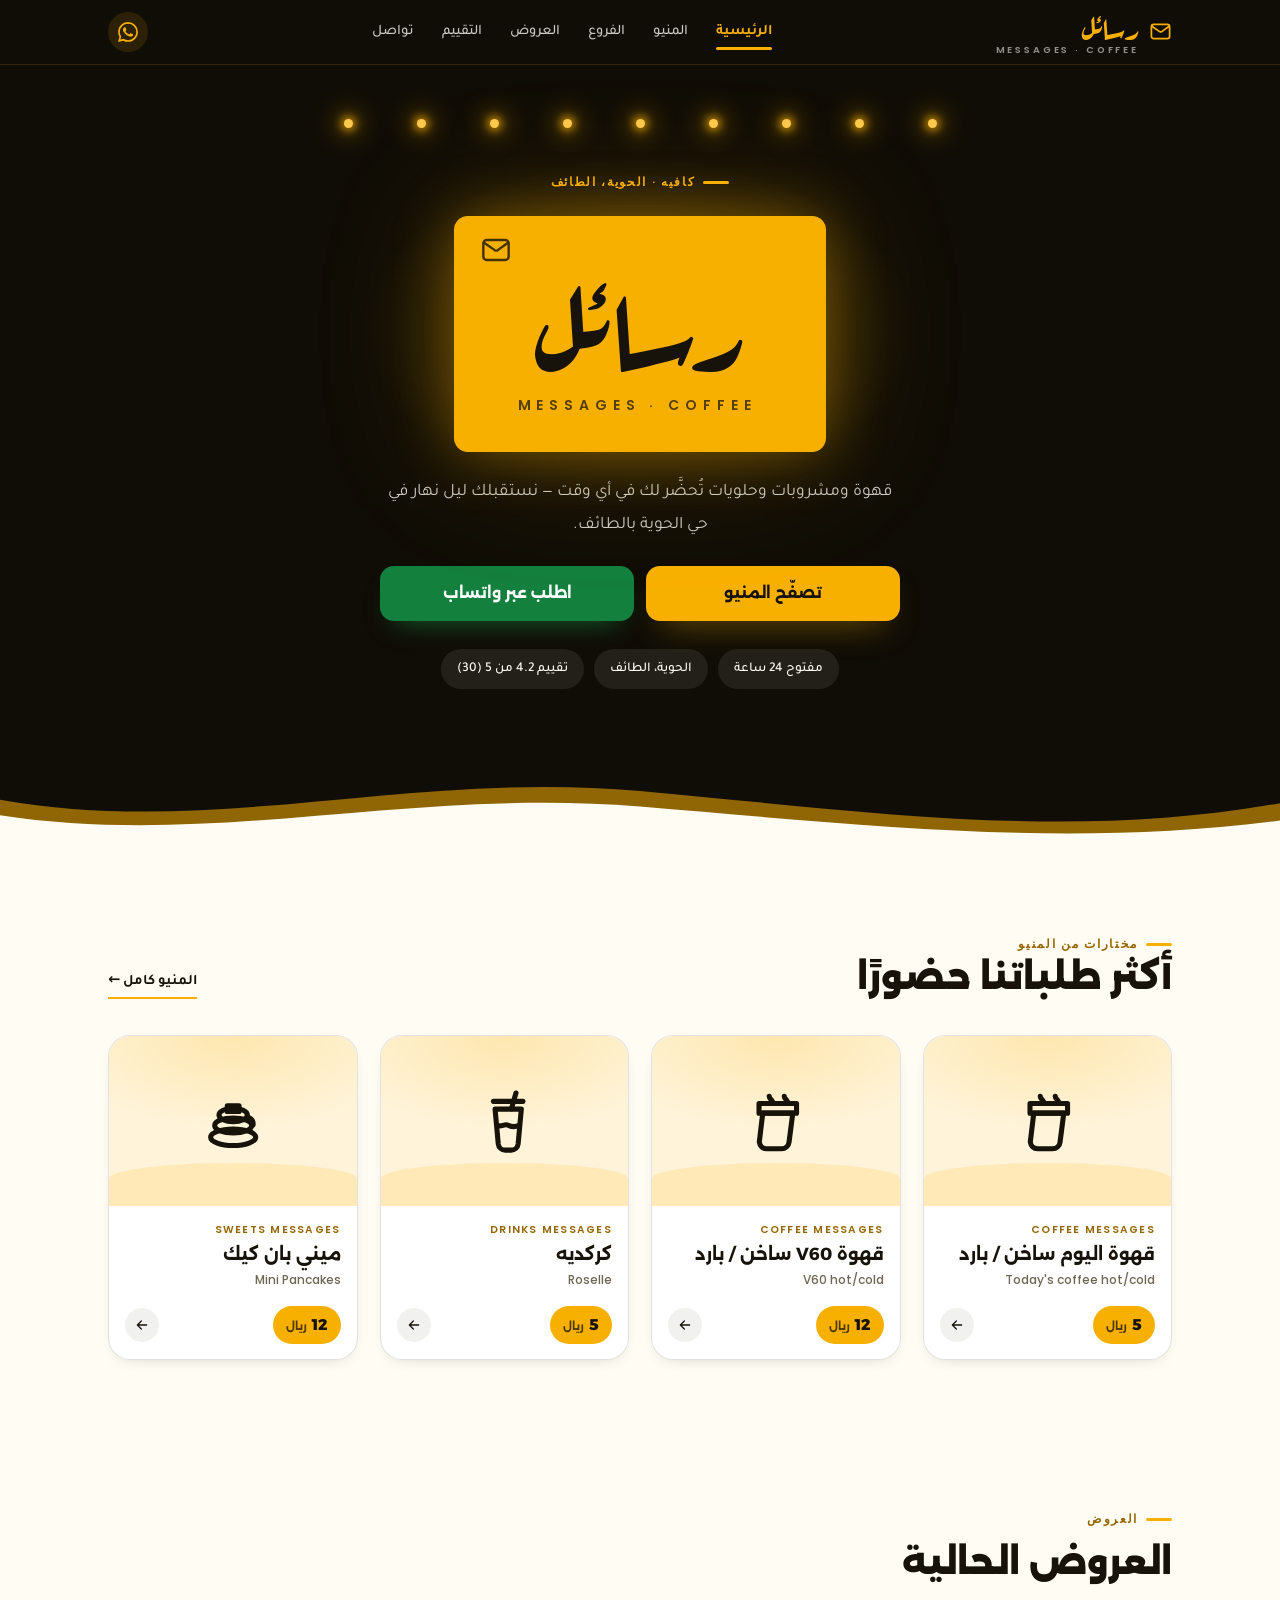
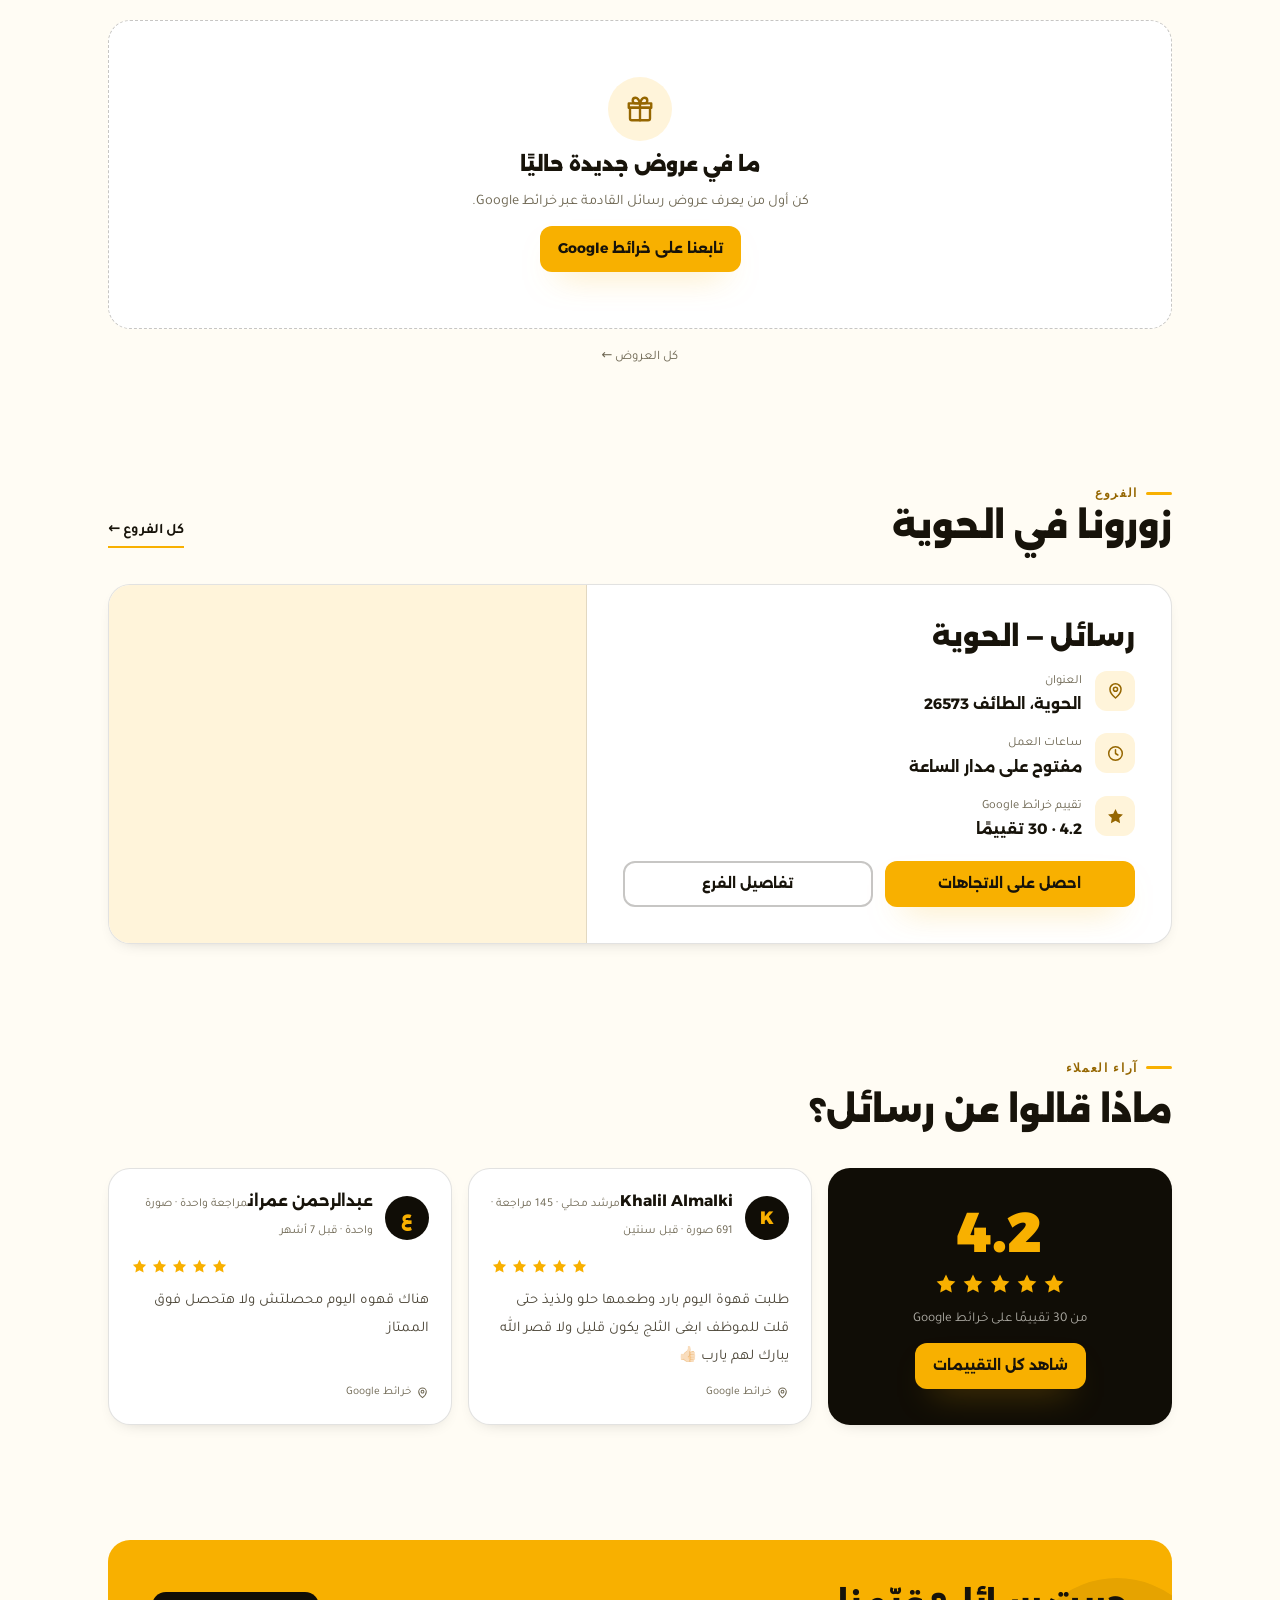
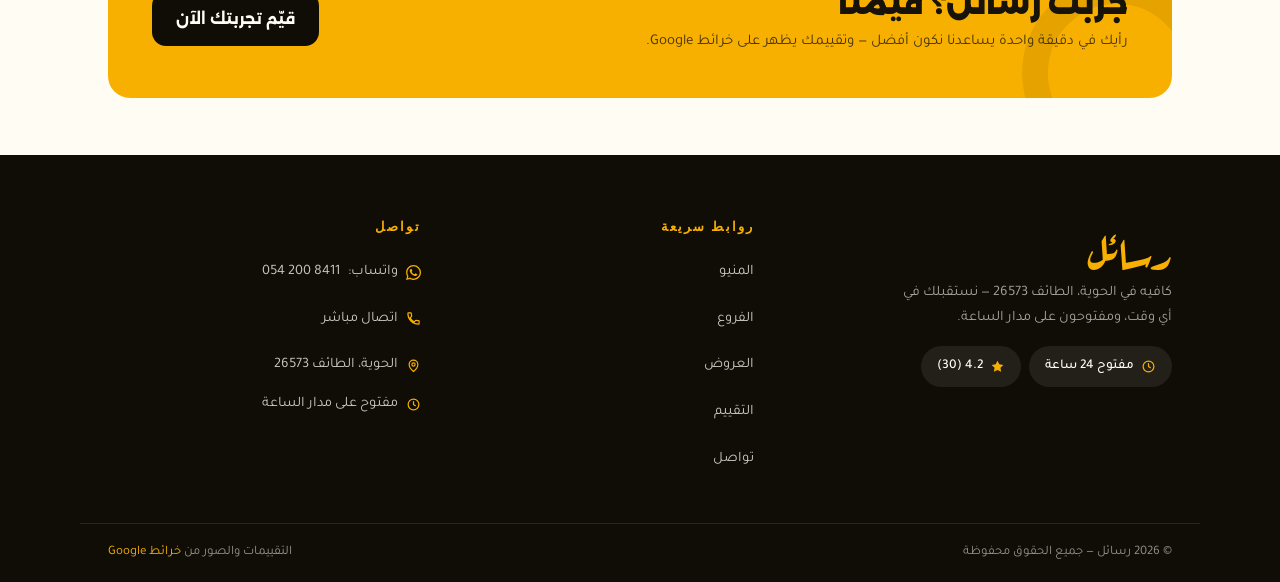
<file: index.html>
<!DOCTYPE html>
<html lang="ar" dir="rtl">
<head>
<meta charset="utf-8">
<meta name="viewport" content="width=device-width, initial-scale=1, viewport-fit=cover">
<title>رسائل | كافيه الحوية — الطائف · مفتوح 24 ساعة</title>
<meta name="description" content="رسائل — كافيه في حي الحوية بالطائف، مفتوح على مدار الساعة. تصفّح المنيو، اطلب عبر واتساب، وشاهد الفروع والعروض وآراء العملاء.">
<meta name="theme-color" content="#100D06">
<meta property="og:title" content="رسائل | كافيه الحوية — الطائف">
<meta property="og:description" content="قهوة ومشروبات وحلويات، مفتوحون على مدار الساعة في الحوية — الطائف.">
<meta property="og:type" content="website">
<meta property="og:locale" content="ar_SA">
<link rel="icon" href="data:image/svg+xml,<svg xmlns='http://www.w3.org/2000/svg' viewBox='0 0 64 64'><rect width='64' height='64' rx='14' fill='%23F8B000'/><text x='32' y='47' font-size='42' font-family='serif' font-weight='bold' text-anchor='middle' fill='%2317130A'>ر</text></svg>">
<link rel="preconnect" href="https://fonts.googleapis.com">
<link rel="preconnect" href="https://fonts.gstatic.com" crossorigin>
<link rel="stylesheet" href="https://fonts.googleapis.com/css2?family=Aref+Ruqaa:wght@700&family=Alexandria:wght@400;500;600;700;800;900&family=Tajawal:wght@400;500;700&family=Poppins:wght@600;700&display=swap">
<link rel="stylesheet" href="assets/css/tokens.css">
<link rel="stylesheet" href="assets/css/base.css">
<link rel="stylesheet" href="assets/css/components.css">
<link rel="stylesheet" href="assets/css/pages.css">
<script>document.documentElement.className+=' js'</script>
</head>
<body data-page="home">

<div data-site-header>
  <noscript>
    <div class="noscript-bar">التنقل: <a href="menu">المنيو</a> · <a href="branches">الفروع</a> · <a href="offers">العروض</a> · <a href="rate">التقييم</a> · <a href="contact">تواصل</a></div>
  </noscript>
</div>

<main id="main">

  <!-- ============ الواجهة: لوح اللافتة المضيئة ============ -->
  <section class="hero">
    <div class="container hero-lights">
      <div class="bulb-strip" aria-hidden="true">
        <span class="bulb"></span><span class="bulb"></span><span class="bulb"></span>
        <span class="bulb"></span><span class="bulb"></span><span class="bulb"></span>
        <span class="bulb"></span><span class="bulb"></span><span class="bulb"></span>
      </div>
    </div>

    <div class="container hero-inner">
      <p class="eyebrow">كافيه · الحوية، الطائف</p>

      <div class="signboard">
        <svg class="mail-mark" xmlns="http://www.w3.org/2000/svg" viewBox="0 0 24 24" fill="none" stroke="currentColor" stroke-width="1.8" stroke-linecap="round" stroke-linejoin="round" aria-hidden="true"><rect x="2.5" y="4.5" width="19" height="15" rx="2.5"/><path d="m3 6.5 8.1 5.6a2 2 0 0 0 2.2 0L21 6.5"/></svg>
        <h1 class="sign-ar">رسائل</h1>
        <span class="sign-en">MESSAGES · COFFEE</span>
      </div>

      <p class="hero-sub">قهوة ومشروبات وحلويات تُحضَّر لك في أي وقت — نستقبلك ليل نهار في حي الحوية بالطائف.</p>

      <div class="hero-actions">
        <a class="btn btn--gold" href="menu">تصفّح المنيو</a>
        <a class="btn btn--wa" href="https://wa.me/966542008411?text=%D8%A7%D9%84%D8%B3%D9%84%D8%A7%D9%85%20%D8%B9%D9%84%D9%8A%D9%83%D9%85%D8%8C%20%D8%A3%D8%A8%D8%BA%D9%89%20%D8%A3%D8%B7%D9%84%D8%A8%20%D9%85%D9%86%20%D8%B1%D8%B3%D8%A7%D8%A6%D9%84" target="_blank" rel="noopener">اطلب عبر واتساب</a>
      </div>

      <ul class="hero-facts">
        <li class="chip chip--dark">مفتوح 24 ساعة</li>
        <li class="chip chip--dark">الحوية، الطائف</li>
        <li class="chip chip--dark">تقييم 4.2 من 5 (30)</li>
      </ul>
    </div>

    <div class="wave" aria-hidden="true">
      <svg viewBox="0 0 1440 90" preserveAspectRatio="none" focusable="false">
        <path fill="#F8B000" fill-opacity=".55" d="M0 40C240 84 460 6 720 30c260 24 480 58 720 14v46H0Z"/>
        <path fill="#FFFCF4" d="M0 58C240 96 460 26 720 48c260 22 480 48 720 16v26H0Z"/>
      </svg>
    </div>
  </section>

  <!-- ============ المختارات ============ -->
  <section class="section">
    <div class="container">
      <div class="section-head section-head--row reveal">
        <div>
          <p class="eyebrow">مختارات من المنيو</p>
          <h2 class="section-title">أكثر طلباتنا حضورًا</h2>
        </div>
        <a class="link-more" href="menu">المنيو كامل ←</a>
      </div>
      <div class="grid-products" id="featuredGrid"></div>
    </div>
  </section>

  <!-- ============ العروض ============ -->
  <section class="section section--tight">
    <div class="container">
      <div class="section-head reveal">
        <p class="eyebrow">العروض</p>
        <h2 class="section-title">العروض الحالية</h2>
      </div>
      <div id="offersPreview"></div>
      <div class="page-foot-note"><a class="link-more" href="offers">كل العروض ←</a></div>
    </div>
  </section>

  <!-- ============ الفرع ============ -->
  <section class="section section--tight">
    <div class="container">
      <div class="section-head section-head--row reveal">
        <div>
          <p class="eyebrow">الفروع</p>
          <h2 class="section-title">زورونا في الحوية</h2>
        </div>
        <a class="link-more" href="branches">كل الفروع ←</a>
      </div>

      <div class="branch-highlight reveal">
        <div class="bh-info">
          <h3 id="branchName">رسائل — الحوية</h3>
          <div class="info-list">
            <div class="info-row">
              <span class="i-icon"><svg xmlns="http://www.w3.org/2000/svg" viewBox="0 0 24 24" fill="none" stroke="currentColor" stroke-width="1.9" stroke-linecap="round" stroke-linejoin="round" aria-hidden="true"><path d="M12 21.5S5 16 5 10.5a7 7 0 1 1 14 0c0 5.5-7 11-7 11Z"/><circle cx="12" cy="10.5" r="2.6"/></svg></span>
              <span><span class="i-label">العنوان</span><span class="i-value" id="branchAddress">الحوية، الطائف 26573</span></span>
            </div>
            <div class="info-row">
              <span class="i-icon"><svg xmlns="http://www.w3.org/2000/svg" viewBox="0 0 24 24" fill="none" stroke="currentColor" stroke-width="1.9" stroke-linecap="round" stroke-linejoin="round" aria-hidden="true"><circle cx="12" cy="12" r="8.6"/><path d="M12 7.4V12l3 1.9"/></svg></span>
              <span><span class="i-label">ساعات العمل</span><span class="i-value" id="branchHours">مفتوح على مدار الساعة</span></span>
            </div>
            <div class="info-row">
              <span class="i-icon"><svg xmlns="http://www.w3.org/2000/svg" viewBox="0 0 24 24" fill="currentColor" aria-hidden="true"><path d="M12 2.6l2.9 5.9 6.5.9-4.7 4.6 1.1 6.5L12 17.4l-5.8 3.1 1.1-6.5-4.7-4.6 6.5-.9L12 2.6Z"/></svg></span>
              <span><span class="i-label">تقييم خرائط Google</span><span class="i-value" id="branchRating">4.2 · 30 تقييمًا</span></span>
            </div>
          </div>
          <div class="btn-row">
            <a class="btn btn--gold btn--sm" id="branchDirections" href="https://www.google.com/maps/dir/?api=1&destination=21.4456325%2C40.4804008" target="_blank" rel="noopener">احصل على الاتجاهات</a>
            <a class="btn btn--outline btn--sm" href="branches">تفاصيل الفرع</a>
          </div>
        </div>
        <div class="bh-map" id="branchMap" aria-label="خريطة موقع الفرع"></div>
      </div>
    </div>
  </section>

  <!-- ============ آراء العملاء ============ -->
  <section class="section section--tight">
    <div class="container">
      <div class="section-head reveal">
        <p class="eyebrow">آراء العملاء</p>
        <h2 class="section-title">ماذا قالوا عن رسائل؟</h2>
      </div>
      <div class="reviews-grid" id="reviewsGrid"></div>
    </div>
  </section>

  <!-- ============ دعوة للتقييم ============ -->
  <section class="section section--tight">
    <div class="container">
      <div class="cta-band reveal">
        <div>
          <h2>جربت رسائل؟ قيّمنا</h2>
          <p>رأيك في دقيقة واحدة يساعدنا نكون أفضل — وتقييمك يظهر على خرائط Google.</p>
        </div>
        <a class="btn btn--dark" href="rate">قيّم تجربتك الآن</a>
      </div>
    </div>
  </section>

</main>

<div data-site-footer></div>
<div data-action-bar></div>

<script src="assets/js/data.js" defer></script>
<script src="assets/js/site.js" defer></script>
<script src="assets/js/home.js" defer></script>
</body>
</html>
</file>
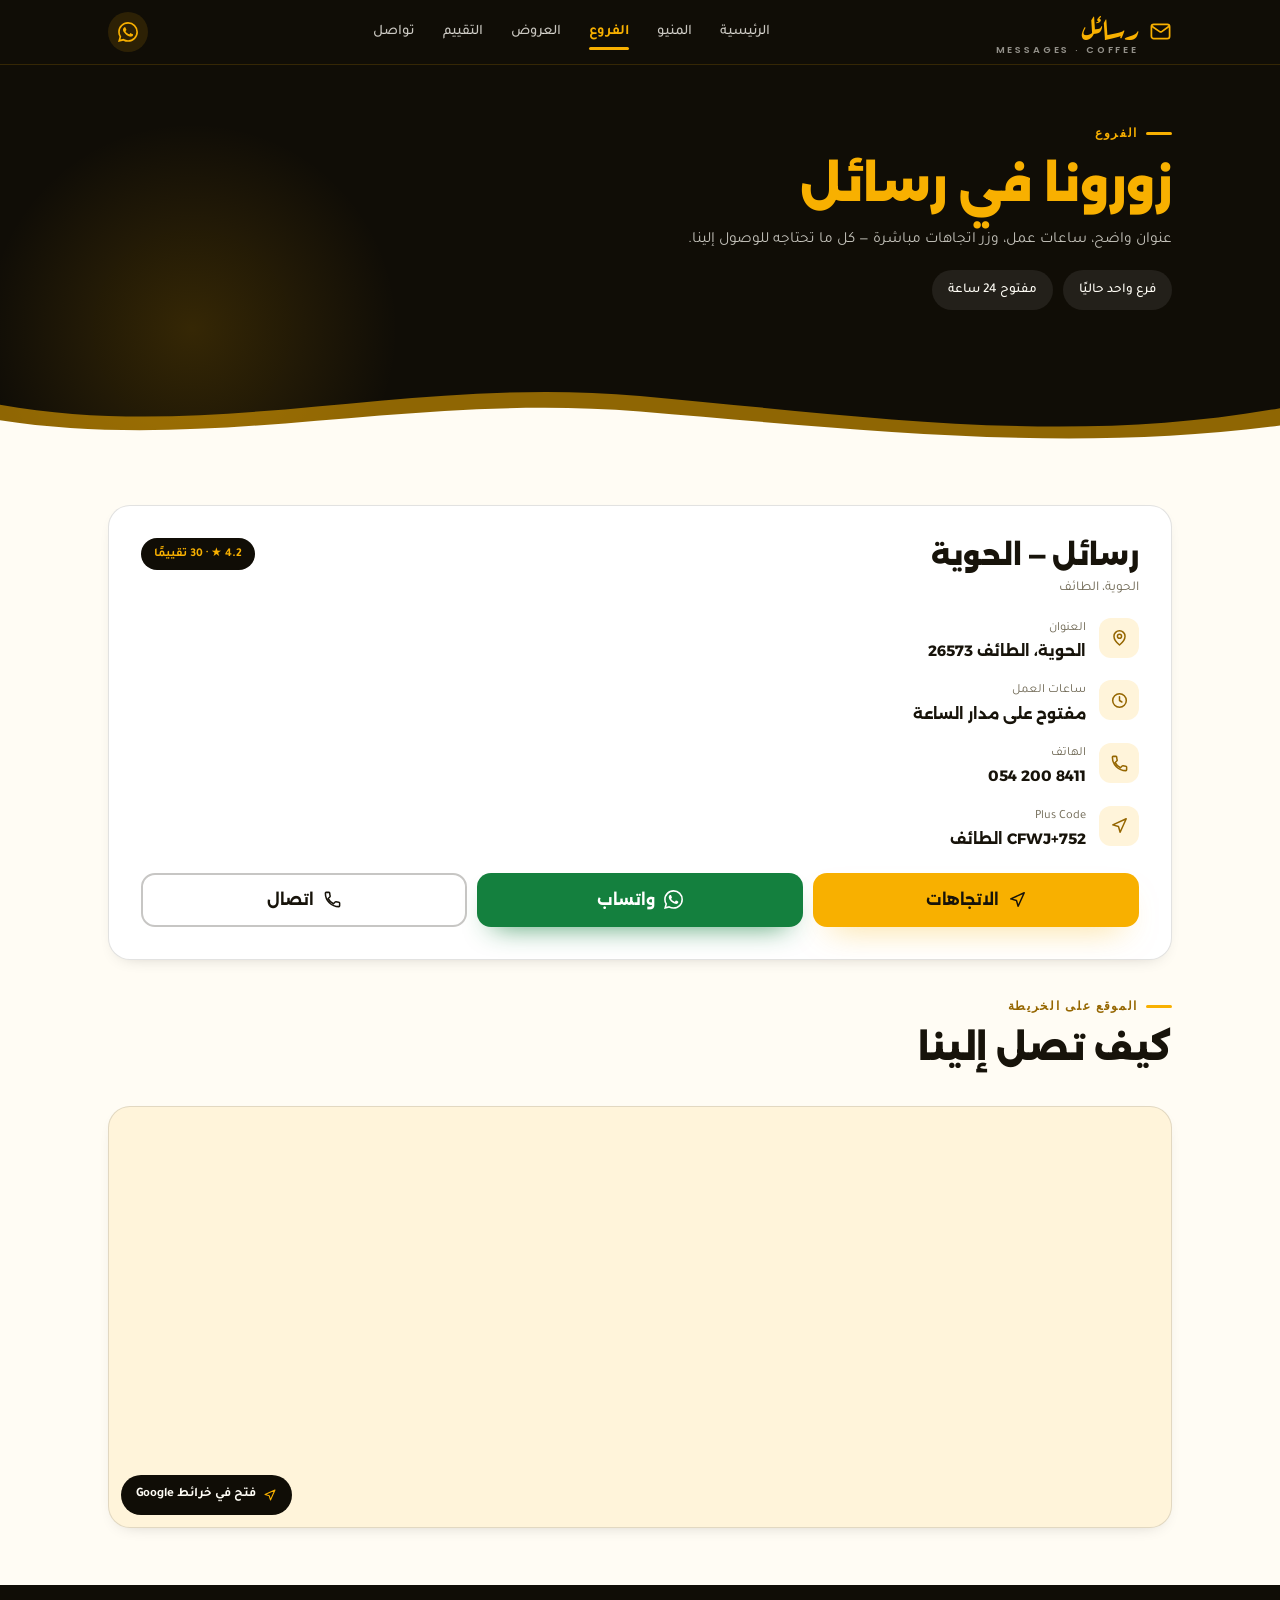
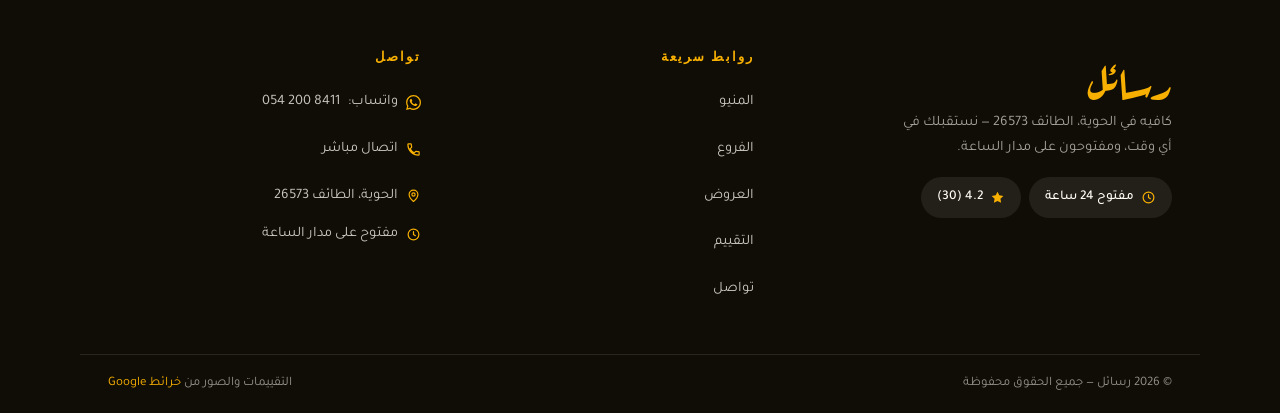
<file: branches.html>
<!DOCTYPE html>
<html lang="ar" dir="rtl">
<head>
<meta charset="utf-8">
<meta name="viewport" content="width=device-width, initial-scale=1, viewport-fit=cover">
<title>الفروع | رسائل — الحوية، الطائف</title>
<meta name="description" content="فروع رسائل — العنوان، ساعات العمل، رقم التواصل، وخريطة الموقع مع زر الاتجاهات المباشر.">
<meta name="theme-color" content="#100D06">
<link rel="icon" href="data:image/svg+xml,<svg xmlns='http://www.w3.org/2000/svg' viewBox='0 0 64 64'><rect width='64' height='64' rx='14' fill='%23F8B000'/><text x='32' y='47' font-size='42' font-family='serif' font-weight='bold' text-anchor='middle' fill='%2317130A'>ر</text></svg>">
<link rel="preconnect" href="https://fonts.googleapis.com">
<link rel="preconnect" href="https://fonts.gstatic.com" crossorigin>
<link rel="stylesheet" href="https://fonts.googleapis.com/css2?family=Aref+Ruqaa:wght@700&family=Alexandria:wght@400;500;600;700;800;900&family=Tajawal:wght@400;500;700&family=Poppins:wght@600;700&display=swap">
<link rel="stylesheet" href="assets/css/tokens.css">
<link rel="stylesheet" href="assets/css/base.css">
<link rel="stylesheet" href="assets/css/components.css">
<link rel="stylesheet" href="assets/css/pages.css">
<script>document.documentElement.className+=' js'</script>
</head>
<body data-page="branches">

<div data-site-header>
  <noscript>
    <div class="noscript-bar">التنقل: <a href="/">الرئيسية</a> · <a href="menu">المنيو</a> · <a href="contact">تواصل</a></div>
  </noscript>
</div>

<main id="main">

  <section class="page-hero">
    <div class="container page-hero-inner">
      <p class="eyebrow">الفروع</p>
      <h1>زورونا في رسائل</h1>
      <p class="page-sub">عنوان واضح، ساعات عمل، وزر اتجاهات مباشرة — كل ما تحتاجه للوصول إلينا.</p>
      <ul class="hero-facts">
        <li class="chip chip--dark" id="branchCount">فرع واحد حاليًا</li>
        <li class="chip chip--dark">مفتوح 24 ساعة</li>
      </ul>
    </div>
    <div class="wave" aria-hidden="true">
      <svg viewBox="0 0 1440 90" preserveAspectRatio="none" focusable="false">
        <path fill="#F8B000" fill-opacity=".55" d="M0 40C240 84 460 6 720 30c260 24 480 58 720 14v46H0Z"/>
        <path fill="#FFFCF4" d="M0 58C240 96 460 26 720 48c260 22 480 48 720 16v26H0Z"/>
      </svg>
    </div>
  </section>

  <section class="section section--tight">
    <div class="container">
      <div id="branchesList" style="display:grid;gap:20px"></div>

      <div class="section-head" style="margin-top:36px">
        <p class="eyebrow">الموقع على الخريطة</p>
        <h2 class="section-title">كيف تصل إلينا</h2>
      </div>
      <div class="map-embed reveal" id="branchMap">
        <a class="map-link" href="https://www.google.com/maps/dir/?api=1&destination=21.4456325%2C40.4804008" target="_blank" rel="noopener">
          <svg xmlns="http://www.w3.org/2000/svg" viewBox="0 0 24 24" fill="none" stroke="currentColor" stroke-width="1.9" stroke-linecap="round" stroke-linejoin="round" aria-hidden="true"><path d="M3.5 11.2 20.5 3.5l-7.7 17-2.1-7.2-7.2-2.1Z"/></svg>
          فتح في خرائط Google
        </a>
      </div>
    </div>
  </section>

</main>

<div data-site-footer></div>
<div data-action-bar></div>

<script src="assets/js/data.js" defer></script>
<script src="assets/js/site.js" defer></script>
<script src="assets/js/branches.js" defer></script>
</body>
</html>
</file>
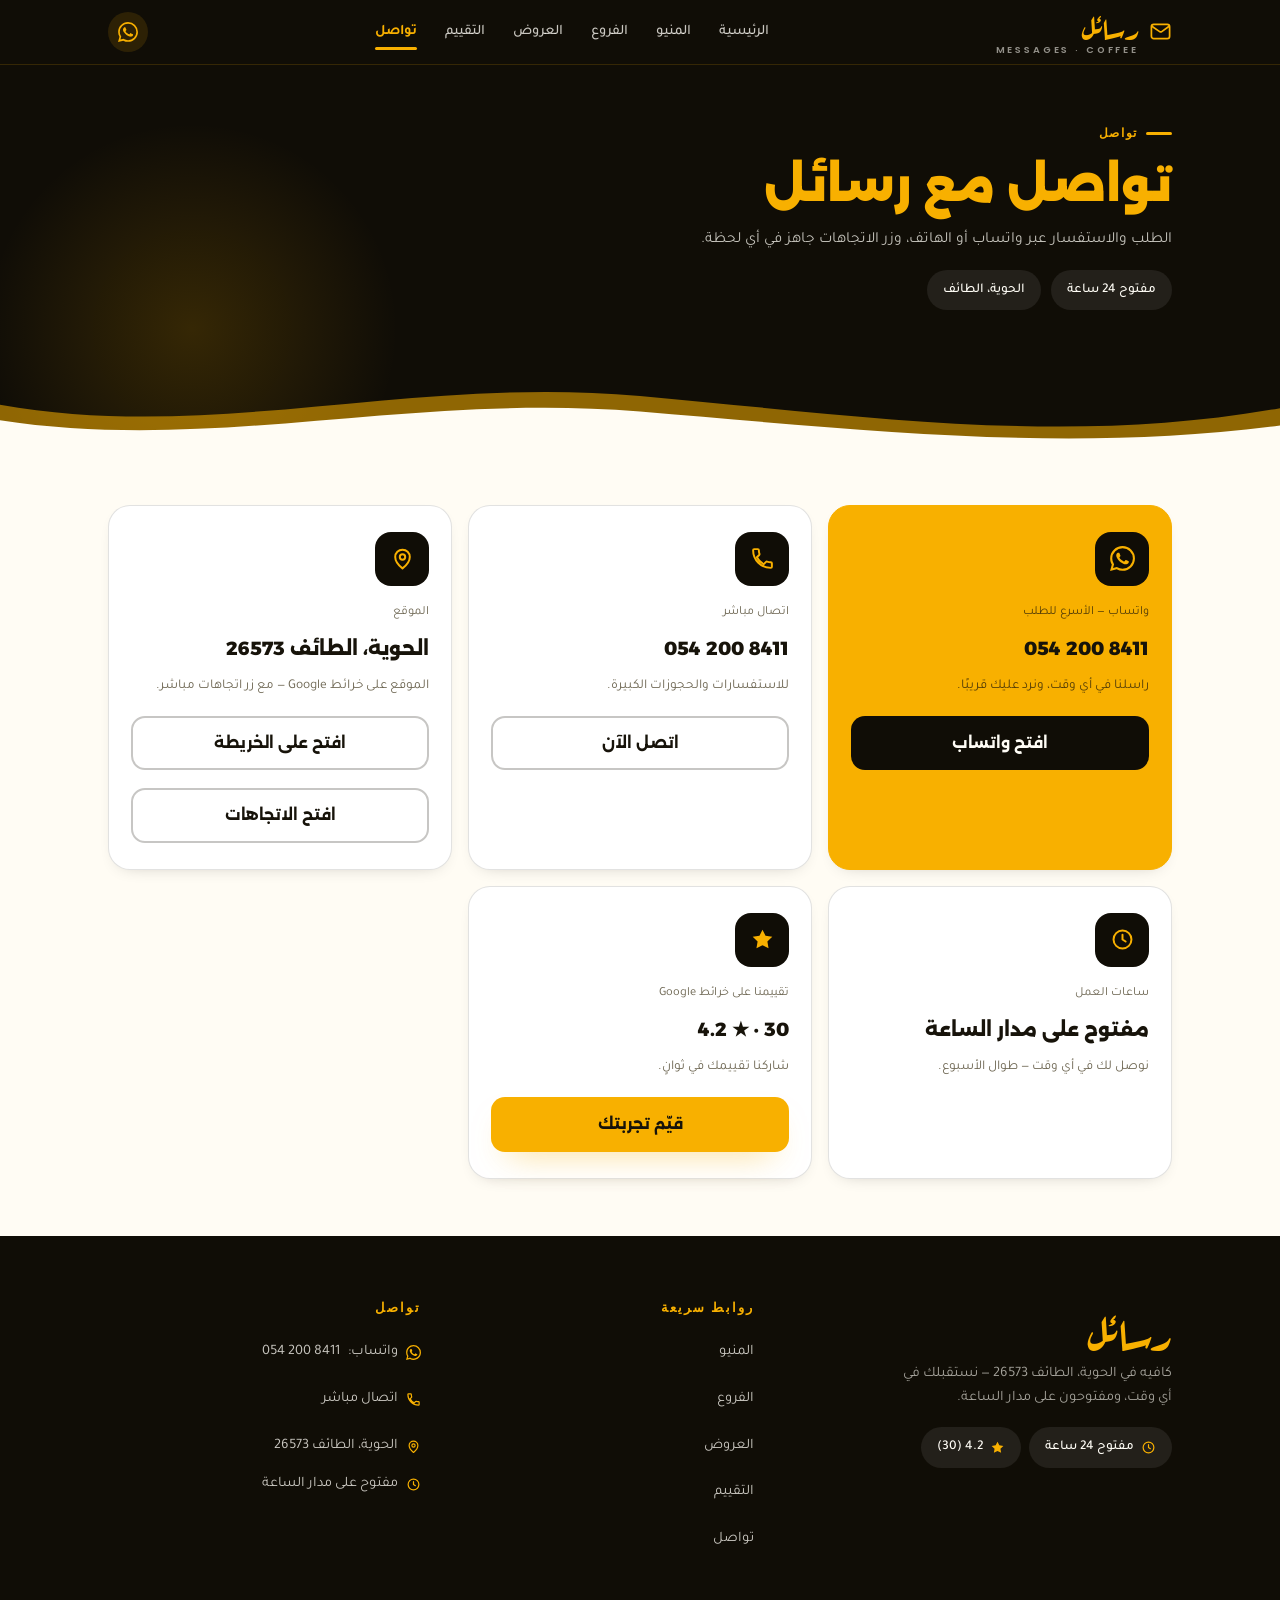
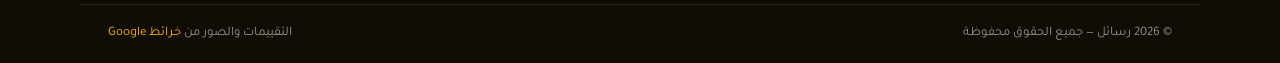
<file: contact.html>
<!DOCTYPE html>
<html lang="ar" dir="rtl">
<head>
<meta charset="utf-8">
<meta name="viewport" content="width=device-width, initial-scale=1, viewport-fit=cover">
<title>تواصل معنا | رسائل</title>
<meta name="description" content="تواصل مع رسائل — واتساب، اتصال مباشر، الموقع على خرائط Google، وساعات العمل.">
<meta name="theme-color" content="#100D06">
<link rel="icon" href="data:image/svg+xml,<svg xmlns='http://www.w3.org/2000/svg' viewBox='0 0 64 64'><rect width='64' height='64' rx='14' fill='%23F8B000'/><text x='32' y='47' font-size='42' font-family='serif' font-weight='bold' text-anchor='middle' fill='%2317130A'>ر</text></svg>">
<link rel="preconnect" href="https://fonts.googleapis.com">
<link rel="preconnect" href="https://fonts.gstatic.com" crossorigin>
<link rel="stylesheet" href="https://fonts.googleapis.com/css2?family=Aref+Ruqaa:wght@700&family=Alexandria:wght@400;500;600;700;800;900&family=Tajawal:wght@400;500;700&family=Poppins:wght@600;700&display=swap">
<link rel="stylesheet" href="assets/css/tokens.css">
<link rel="stylesheet" href="assets/css/base.css">
<link rel="stylesheet" href="assets/css/components.css">
<link rel="stylesheet" href="assets/css/pages.css">
<script>document.documentElement.className+=' js'</script>
</head>
<body data-page="contact">

<div data-site-header>
  <noscript>
    <div class="noscript-bar">التنقل: <a href="/">الرئيسية</a> · <a href="menu">المنيو</a> · <a href="branches">الفروع</a></div>
  </noscript>
</div>

<main id="main">

  <section class="page-hero">
    <div class="container page-hero-inner">
      <p class="eyebrow">تواصل</p>
      <h1>تواصل مع رسائل</h1>
      <p class="page-sub">الطلب والاستفسار عبر واتساب أو الهاتف، وزر الاتجاهات جاهز في أي لحظة.</p>
      <ul class="hero-facts">
        <li class="chip chip--dark">مفتوح 24 ساعة</li>
        <li class="chip chip--dark">الحوية، الطائف</li>
      </ul>
    </div>
    <div class="wave" aria-hidden="true">
      <svg viewBox="0 0 1440 90" preserveAspectRatio="none" focusable="false">
        <path fill="#F8B000" fill-opacity=".55" d="M0 40C240 84 460 6 720 30c260 24 480 58 720 14v46H0Z"/>
        <path fill="#FFFCF4" d="M0 58C240 96 460 26 720 48c260 22 480 48 720 16v26H0Z"/>
      </svg>
    </div>
  </section>

  <section class="section section--tight">
    <div class="container">
      <div class="contact-grid">

        <article class="contact-card contact-card--gold reveal">
          <span class="c-icon">
            <svg xmlns="http://www.w3.org/2000/svg" viewBox="0 0 24 24" fill="currentColor" aria-hidden="true"><path d="M17.47 14.38c-.3-.15-1.76-.87-2.03-.97-.27-.1-.47-.15-.67.15-.2.3-.77.97-.94 1.16-.17.2-.35.22-.64.07-.3-.15-1.26-.46-2.4-1.48-.88-.79-1.48-1.76-1.65-2.06-.17-.3-.02-.46.13-.61.13-.13.3-.35.45-.52.15-.17.2-.3.3-.5.1-.2.05-.37-.03-.52-.07-.15-.67-1.61-.92-2.2-.24-.58-.49-.5-.67-.51h-.57c-.2 0-.52.07-.8.37-.27.3-1.04 1.01-1.04 2.47 0 1.46 1.07 2.87 1.22 3.07.15.2 2.1 3.2 5.07 4.49.71.3 1.26.49 1.7.63.72.22 1.37.2 1.88.11.58-.08 1.76-.72 2.01-1.41.25-.7.25-1.29.17-1.42-.07-.12-.27-.2-.57-.35m-5.42 7.4h-.01a9.87 9.87 0 0 1-5.03-1.38l-.36-.21-3.74.98 1-3.65-.24-.37a9.86 9.86 0 0 1-1.51-5.26A9.89 9.89 0 0 1 12.1 2.1a9.83 9.83 0 0 1 6.99 2.9 9.83 9.83 0 0 1 2.89 6.99 9.9 9.9 0 0 1-9.89 9.89m8.41-18.3A11.82 11.82 0 0 0 12.05 0C5.5.0.16 5.34.16 11.89c0 2.1.55 4.15 1.59 5.95L.06 24l6.3-1.65a11.88 11.88 0 0 0 5.69 1.45h.01c6.55 0 11.89-5.34 11.89-11.89a11.82 11.82 0 0 0-3.48-8.41Z"/></svg>
          </span>
          <span class="c-label">واتساب — الأسرع للطلب</span>
          <span class="c-value" dir="ltr">054 200 8411</span>
          <span class="c-hint">راسلنا في أي وقت، ونرد عليك قريبًا.</span>
          <a class="btn btn--dark" href="https://wa.me/966542008411?text=%D8%A7%D9%84%D8%B3%D9%84%D8%A7%D9%85%20%D8%B9%D9%84%D9%8A%D9%83%D9%85%D8%8C%20%D8%A3%D8%A8%D8%BA%D9%89%20%D8%A3%D8%B7%D9%84%D8%A8%20%D9%85%D9%86%20%D8%B1%D8%B3%D8%A7%D8%A6%D9%84" target="_blank" rel="noopener">افتح واتساب</a>
        </article>

        <article class="contact-card reveal">
          <span class="c-icon">
            <svg xmlns="http://www.w3.org/2000/svg" viewBox="0 0 24 24" fill="none" stroke="currentColor" stroke-width="1.9" stroke-linecap="round" stroke-linejoin="round" aria-hidden="true"><path d="M6.6 10.8a15.1 15.1 0 0 0 6.6 6.6l2.2-2.2a1 1 0 0 1 1-.25 11.4 11.4 0 0 0 3.6.57 1 1 0 0 1 1 1V20a1 1 0 0 1-1 1A17 17 0 0 1 3 4a1 1 0 0 1 1-1h3.5a1 1 0 0 1 1 1c0 1.25.2 2.46.57 3.6a1 1 0 0 1-.25 1l-2.22 2.2Z"/></svg>
          </span>
          <span class="c-label">اتصال مباشر</span>
          <span class="c-value" dir="ltr">054 200 8411</span>
          <span class="c-hint">للاستفسارات والحجوزات الكبيرة.</span>
          <a class="btn btn--outline" href="tel:+966542008411">اتصل الآن</a>
        </article>

        <article class="contact-card reveal">
          <span class="c-icon">
            <svg xmlns="http://www.w3.org/2000/svg" viewBox="0 0 24 24" fill="none" stroke="currentColor" stroke-width="1.9" stroke-linecap="round" stroke-linejoin="round" aria-hidden="true"><path d="M12 21.5S5 16 5 10.5a7 7 0 1 1 14 0c0 5.5-7 11-7 11Z"/><circle cx="12" cy="10.5" r="2.6"/></svg>
          </span>
          <span class="c-label">الموقع</span>
          <span class="c-value" style="direction:rtl;text-align:right">الحوية، الطائف 26573</span>
          <span class="c-hint">الموقع على خرائط Google — مع زر اتجاهات مباشر.</span>
          <a class="btn btn--outline" id="mapShortLink" href="https://www.google.com/maps" target="_blank" rel="noopener">افتح على الخريطة</a>
          <a class="btn btn--outline" href="https://www.google.com/maps/dir/?api=1&destination=21.4456325%2C40.4804008" target="_blank" rel="noopener">افتح الاتجاهات</a>
        </article>

        <article class="contact-card reveal">
          <span class="c-icon">
            <svg xmlns="http://www.w3.org/2000/svg" viewBox="0 0 24 24" fill="none" stroke="currentColor" stroke-width="1.9" stroke-linecap="round" stroke-linejoin="round" aria-hidden="true"><circle cx="12" cy="12" r="8.6"/><path d="M12 7.4V12l3 1.9"/></svg>
          </span>
          <span class="c-label">ساعات العمل</span>
          <span class="c-value" style="direction:rtl;text-align:right">مفتوح على مدار الساعة</span>
          <span class="c-hint">نوصل لك في أي وقت — طوال الأسبوع.</span>
        </article>

        <article class="contact-card reveal">
          <span class="c-icon">
            <svg xmlns="http://www.w3.org/2000/svg" viewBox="0 0 24 24" fill="currentColor" aria-hidden="true"><path d="M12 2.6l2.9 5.9 6.5.9-4.7 4.6 1.1 6.5L12 17.4l-5.8 3.1 1.1-6.5-4.7-4.6 6.5-.9L12 2.6Z"/></svg>
          </span>
          <span class="c-label">تقييمنا على خرائط Google</span>
          <span class="c-value" dir="ltr">4.2 ★ · 30</span>
          <span class="c-hint">شاركنا تقييمك في ثوانٍ.</span>
          <a class="btn btn--gold" href="rate">قيّم تجربتك</a>
        </article>

      </div>
    </div>
  </section>

</main>

<div data-site-footer></div>
<div data-action-bar></div>

<script src="assets/js/data.js" defer></script>
<script src="assets/js/site.js" defer></script>
</body>
</html>
</file>
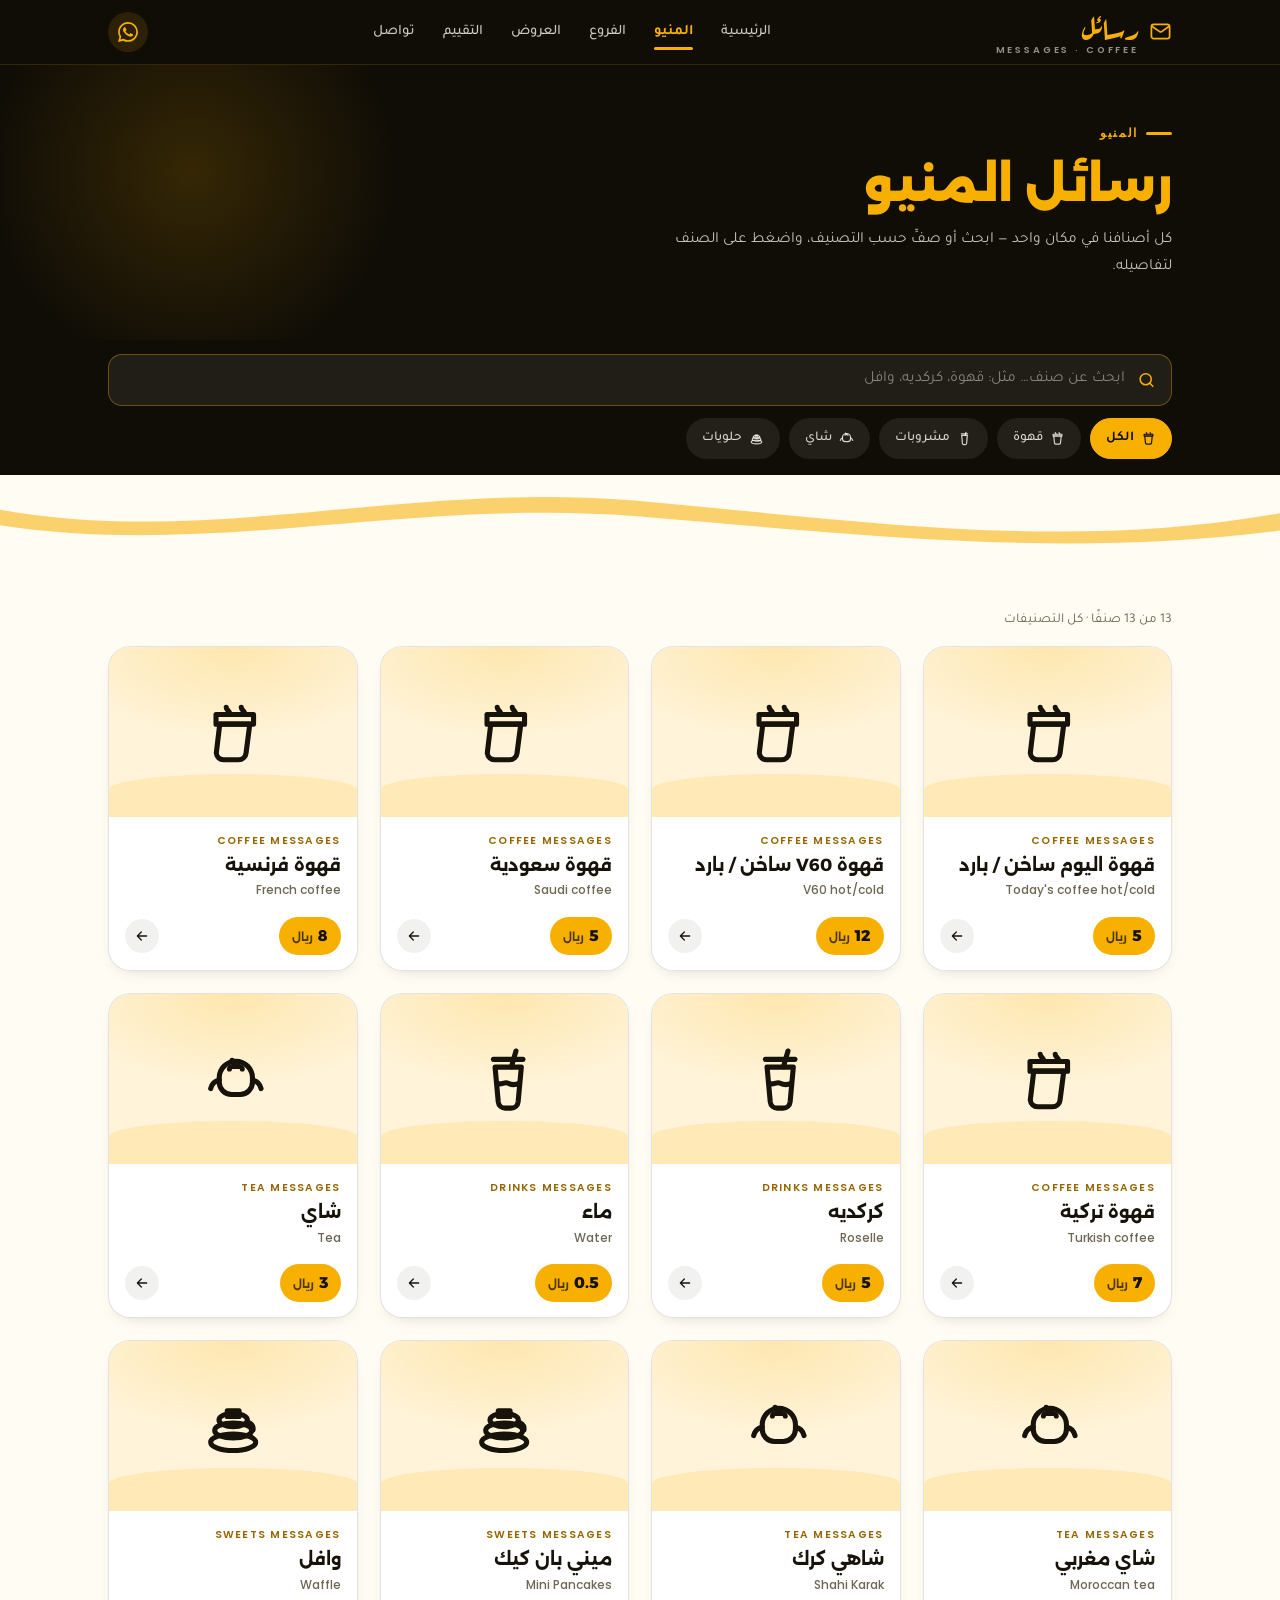
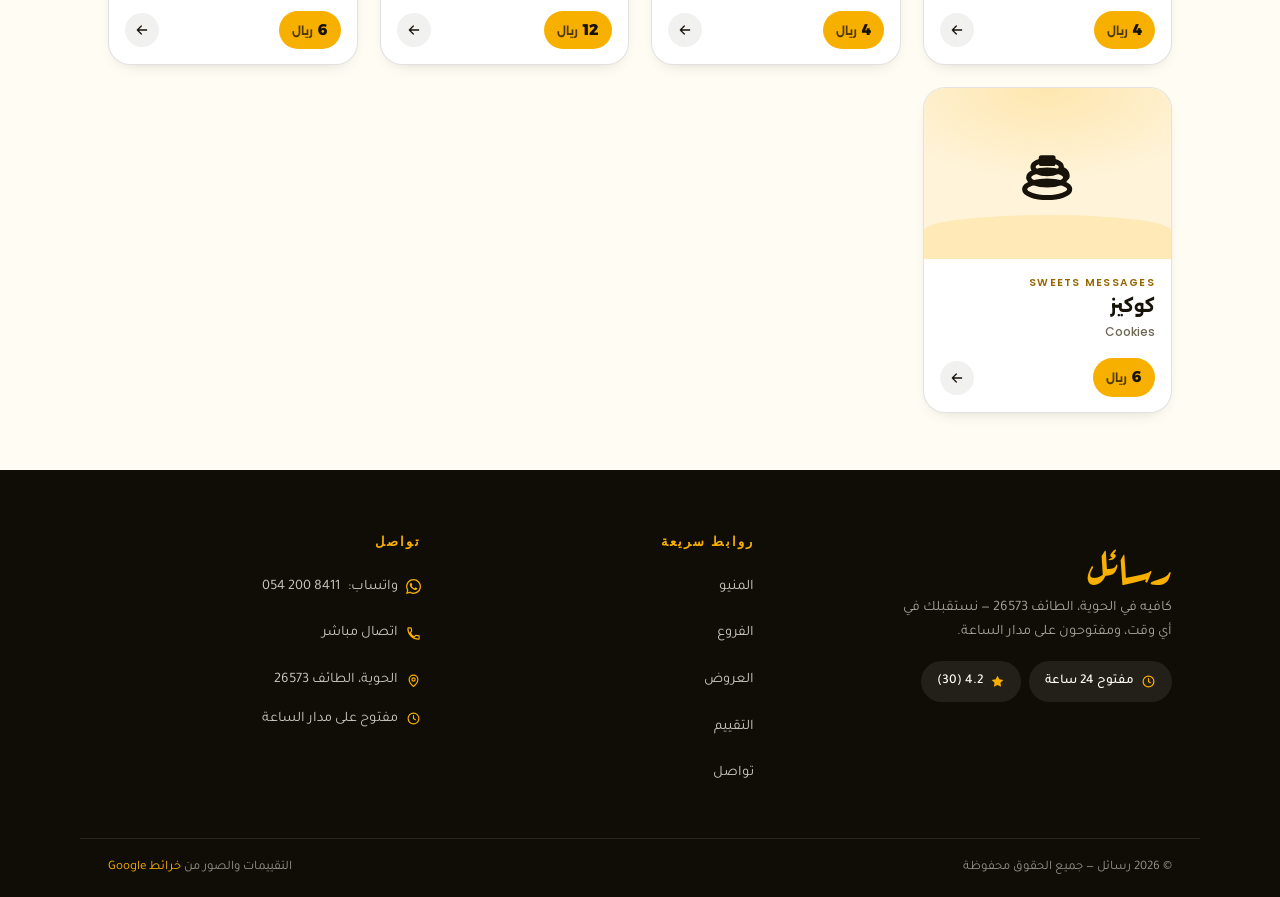
<file: menu.html>
<!DOCTYPE html>
<html lang="ar" dir="rtl">
<head>
<meta charset="utf-8">
<meta name="viewport" content="width=device-width, initial-scale=1, viewport-fit=cover">
<title>المنيو | رسائل — قهوة ومشروبات وحلويات</title>
<meta name="description" content="منيو رسائل كامل — قهوة (اليوم، V60، سعودية، فرنسية، تركية)، مشروبات، شاي وحلويات بأسعار واضحة مع إمكانية البحث والتصفية.">
<meta name="theme-color" content="#100D06">
<link rel="icon" href="data:image/svg+xml,<svg xmlns='http://www.w3.org/2000/svg' viewBox='0 0 64 64'><rect width='64' height='64' rx='14' fill='%23F8B000'/><text x='32' y='47' font-size='42' font-family='serif' font-weight='bold' text-anchor='middle' fill='%2317130A'>ر</text></svg>">
<link rel="preconnect" href="https://fonts.googleapis.com">
<link rel="preconnect" href="https://fonts.gstatic.com" crossorigin>
<link rel="stylesheet" href="https://fonts.googleapis.com/css2?family=Aref+Ruqaa:wght@700&family=Alexandria:wght@400;500;600;700;800;900&family=Tajawal:wght@400;500;700&family=Poppins:wght@600;700&display=swap">
<link rel="stylesheet" href="assets/css/tokens.css">
<link rel="stylesheet" href="assets/css/base.css">
<link rel="stylesheet" href="assets/css/components.css">
<link rel="stylesheet" href="assets/css/pages.css">
<script>document.documentElement.className+=' js'</script>
</head>
<body data-page="menu">

<div data-site-header>
  <noscript>
    <div class="noscript-bar">التنقل: <a href="/">الرئيسية</a> · <a href="branches">الفروع</a> · <a href="offers">العروض</a> · <a href="rate">التقييم</a> · <a href="contact">تواصل</a></div>
  </noscript>
</div>

<main id="main">

  <!-- رأس الصفحة -->
  <section class="page-hero">
    <div class="container page-hero-inner">
      <p class="eyebrow">المنيو</p>
      <h1>رسائل المنيو</h1>
      <p class="page-sub">كل أصنافنا في مكان واحد — ابحث أو صفِّ حسب التصنيف، واضغط على الصنف لتفاصيله.</p>
    </div>
  </section>

  <!-- أدوات البحث والتصفية (مثبتة أسفل الهيدر) -->
  <div class="menu-tools">
    <div class="container">
      <div class="search-box">
        <svg xmlns="http://www.w3.org/2000/svg" viewBox="0 0 24 24" fill="none" stroke="currentColor" stroke-width="1.9" stroke-linecap="round" aria-hidden="true"><circle cx="11" cy="11" r="7"/><path d="m20 20-3.8-3.8"/></svg>
        <input type="search" id="menuSearch" placeholder="ابحث عن صنف… مثل: قهوة، كركديه، وافل" aria-label="بحث في المنيو" autocomplete="off">
      </div>
      <div class="cat-chips" id="catChips" role="group" aria-label="تصفية حسب التصنيف"></div>
    </div>
  </div>

  <div class="wave" aria-hidden="true">
    <svg viewBox="0 0 1440 90" preserveAspectRatio="none" focusable="false">
      <path fill="#F8B000" fill-opacity=".55" d="M0 40C240 84 460 6 720 30c260 24 480 58 720 14v46H0Z"/>
      <path fill="#FFFCF4" d="M0 58C240 96 460 26 720 48c260 22 480 48 720 16v26H0Z"/>
    </svg>
  </div>

  <!-- النتائج -->
  <section class="section section--tight">
    <div class="container">
      <p class="menu-results-meta" id="menuMeta" role="status"></p>
      <div class="grid-products" id="menuGrid"></div>
      <div id="menuEmpty" hidden>
        <div class="empty-state">
          <span class="empty-icon"><svg xmlns="http://www.w3.org/2000/svg" viewBox="0 0 24 24" fill="none" stroke="currentColor" stroke-width="1.9" stroke-linecap="round" aria-hidden="true"><circle cx="11" cy="11" r="7"/><path d="m20 20-3.8-3.8"/></svg></span>
          <h2>ما لقينا نتائج</h2>
          <p>جرّب كلمة مختلفة أو اعرض كل التصنيفات من جديد.</p>
          <button class="btn btn--gold btn--sm" type="button" id="menuClear">عرض كل الأصناف</button>
        </div>
      </div>
    </div>
  </section>

</main>

<div data-site-footer></div>
<div data-action-bar></div>

<script src="assets/js/data.js" defer></script>
<script src="assets/js/site.js" defer></script>
<script src="assets/js/menu.js" defer></script>
</body>
</html>
</file>
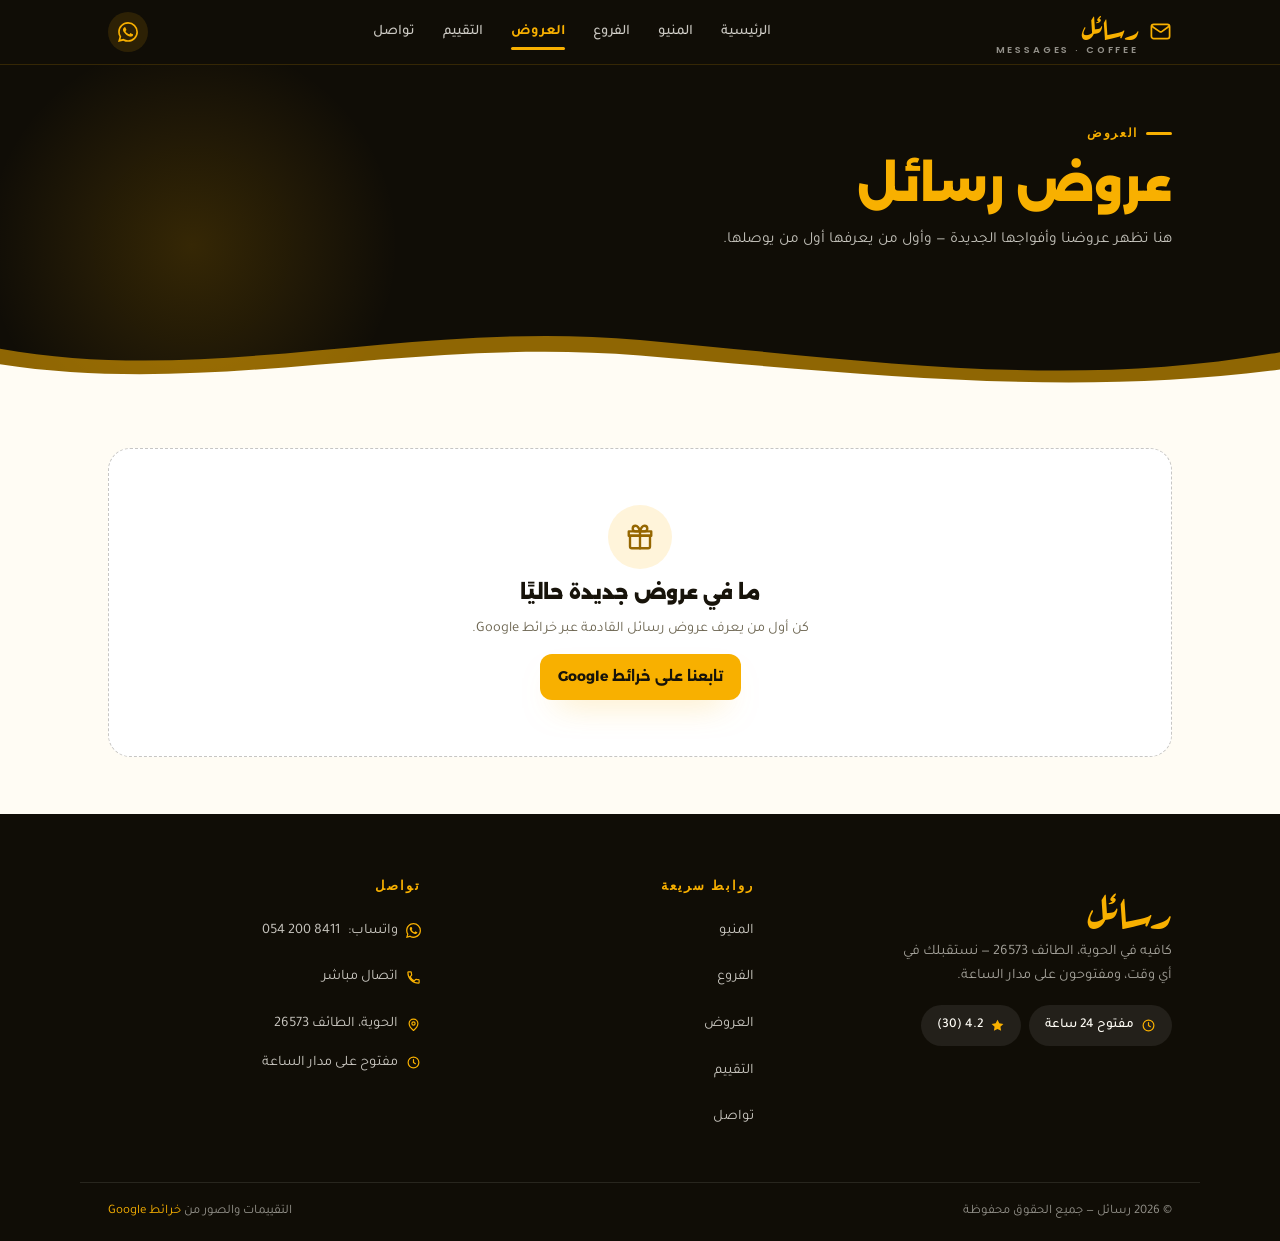
<file: offers.html>
<!DOCTYPE html>
<html lang="ar" dir="rtl">
<head>
<meta charset="utf-8">
<meta name="viewport" content="width=device-width, initial-scale=1, viewport-fit=cover">
<title>العروض | رسائل</title>
<meta name="description" content="العروض الحالية في كافيه رسائل — الحوية، الطائف.">
<meta name="theme-color" content="#100D06">
<link rel="icon" href="data:image/svg+xml,<svg xmlns='http://www.w3.org/2000/svg' viewBox='0 0 64 64'><rect width='64' height='64' rx='14' fill='%23F8B000'/><text x='32' y='47' font-size='42' font-family='serif' font-weight='bold' text-anchor='middle' fill='%2317130A'>ر</text></svg>">
<link rel="preconnect" href="https://fonts.googleapis.com">
<link rel="preconnect" href="https://fonts.gstatic.com" crossorigin>
<link rel="stylesheet" href="https://fonts.googleapis.com/css2?family=Aref+Ruqaa:wght@700&family=Alexandria:wght@400;500;600;700;800;900&family=Tajawal:wght@400;500;700&family=Poppins:wght@600;700&display=swap">
<link rel="stylesheet" href="assets/css/tokens.css">
<link rel="stylesheet" href="assets/css/base.css">
<link rel="stylesheet" href="assets/css/components.css">
<link rel="stylesheet" href="assets/css/pages.css">
<script>document.documentElement.className+=' js'</script>
</head>
<body data-page="offers">

<div data-site-header>
  <noscript>
    <div class="noscript-bar">التنقل: <a href="/">الرئيسية</a> · <a href="menu">المنيو</a> · <a href="branches">الفروع</a> · <a href="contact">تواصل</a></div>
  </noscript>
</div>

<main id="main">

  <section class="page-hero">
    <div class="container page-hero-inner">
      <p class="eyebrow">العروض</p>
      <h1>عروض رسائل</h1>
      <p class="page-sub">هنا تظهر عروضنا وأفواجها الجديدة — وأول من يعرفها أول من يوصلها.</p>
    </div>
    <div class="wave" aria-hidden="true">
      <svg viewBox="0 0 1440 90" preserveAspectRatio="none" focusable="false">
        <path fill="#F8B000" fill-opacity=".55" d="M0 40C240 84 460 6 720 30c260 24 480 58 720 14v46H0Z"/>
        <path fill="#FFFCF4" d="M0 58C240 96 460 26 720 48c260 22 480 48 720 16v26H0Z"/>
      </svg>
    </div>
  </section>

  <section class="section section--tight">
    <div class="container">
      <div id="offersList"></div>
    </div>
  </section>

</main>

<div data-site-footer></div>
<div data-action-bar></div>

<script src="assets/js/data.js" defer></script>
<script src="assets/js/site.js" defer></script>
<script src="assets/js/offers.js" defer></script>
</body>
</html>
</file>
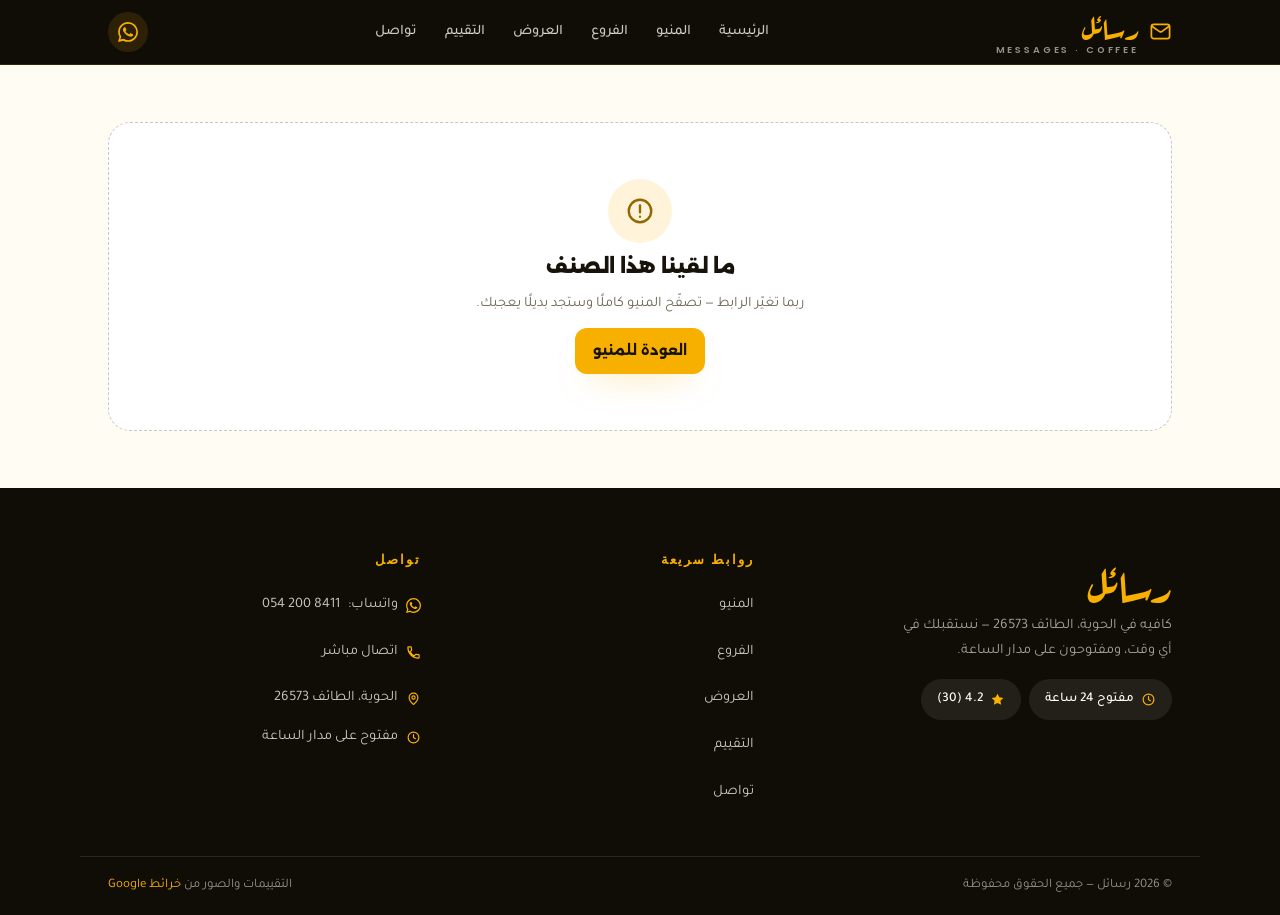
<file: product.html>
<!DOCTYPE html>
<html lang="ar" dir="rtl">
<head>
<meta charset="utf-8">
<meta name="viewport" content="width=device-width, initial-scale=1, viewport-fit=cover">
<title>تفاصيل الصنف | رسائل</title>
<meta name="description" content="تفاصيل صنف من منيو رسائل — الوصف والسعر وطريقة الطلب عبر واتساب.">
<meta name="theme-color" content="#100D06">
<link rel="icon" href="data:image/svg+xml,<svg xmlns='http://www.w3.org/2000/svg' viewBox='0 0 64 64'><rect width='64' height='64' rx='14' fill='%23F8B000'/><text x='32' y='47' font-size='42' font-family='serif' font-weight='bold' text-anchor='middle' fill='%2317130A'>ر</text></svg>">
<link rel="preconnect" href="https://fonts.googleapis.com">
<link rel="preconnect" href="https://fonts.gstatic.com" crossorigin>
<link rel="stylesheet" href="https://fonts.googleapis.com/css2?family=Aref+Ruqaa:wght@700&family=Alexandria:wght@400;500;600;700;800;900&family=Tajawal:wght@400;500;700&family=Poppins:wght@600;700&display=swap">
<link rel="stylesheet" href="assets/css/tokens.css">
<link rel="stylesheet" href="assets/css/base.css">
<link rel="stylesheet" href="assets/css/components.css">
<link rel="stylesheet" href="assets/css/pages.css">
<script>document.documentElement.className+=' js'</script>
</head>
<body data-page="product">

<div data-site-header>
  <noscript>
    <div class="noscript-bar">التنقل: <a href="menu">المنيو</a> · <a href="branches">الفروع</a> · <a href="contact">تواصل</a></div>
  </noscript>
</div>

<main id="main">
  <section class="section section--tight">
    <div class="container">

      <!-- الحالة: صنف غير موجود -->
      <div id="productNotFound" hidden>
        <div class="empty-state">
          <span class="empty-icon"><svg xmlns="http://www.w3.org/2000/svg" viewBox="0 0 24 24" fill="none" stroke="currentColor" stroke-width="1.9" stroke-linecap="round" aria-hidden="true"><circle cx="12" cy="12" r="9"/><path d="M12 7.5v5.5M12 16.5h.01"/></svg></span>
          <h2>ما لقينا هذا الصنف</h2>
          <p>ربما تغيّر الرابط — تصفّح المنيو كاملًا وستجد بديلًا يعجبك.</p>
          <a class="btn btn--gold btn--sm" href="menu">العودة للمنيو</a>
        </div>
      </div>

      <!-- تفاصيل المنتج -->
      <div id="productLayout">
        <nav class="crumbs" aria-label="مسار التصفح">
          <a href="/">الرئيسية</a><span>·</span>
          <a href="menu">المنيو</a><span>·</span>
          <a href="#" id="crumbCatLink"><span id="crumbCat">التصنيف</span></a>
        </nav>

        <div class="product-layout">
          <div class="product-media" id="pMedia">
            <svg class="mail-mark" xmlns="http://www.w3.org/2000/svg" viewBox="0 0 24 24" fill="none" stroke="currentColor" stroke-width="1.8" stroke-linecap="round" stroke-linejoin="round" aria-hidden="true"><rect x="2.5" y="4.5" width="19" height="15" rx="2.5"/><path d="m3 6.5 8.1 5.6a2 2 0 0 0 2.2 0L21 6.5"/></svg>
            <span class="art" id="pMediaArt" aria-hidden="true"></span>
            <span class="wave-stamp" aria-hidden="true"></span>
          </div>

          <div class="p-info">
            <div style="display:flex;gap:8px;flex-wrap:wrap;align-items:center">
              <span class="chip chip--gold" id="pCat">رسائل القهوة</span>
              <span class="chip chip--outline en" id="pCatEn" dir="ltr">Coffee Messages</span>
              <span class="chip chip--outline" id="pTag" hidden></span>
            </div>

            <div>
              <h1 id="pName">…</h1>
              <p class="p-en-title en" id="pNameEn" dir="ltr"></p>
            </div>

            <span class="p-price-lg" id="pPrice">—</span>

            <p class="p-desc" id="pDesc"></p>

            <div class="p-block" id="pIngredients" hidden>
              <h2>المكونات</h2>
              <ul id="pIngredientsList"></ul>
            </div>

            <div class="p-block" id="pOptions" hidden>
              <h2>الإضافات والخيارات</h2>
              <ul id="pOptionsList"></ul>
            </div>

            <div class="p-actions">
              <a class="btn btn--wa" id="orderWa" href="https://wa.me/966542008411" target="_blank" rel="noopener">
                <svg xmlns="http://www.w3.org/2000/svg" viewBox="0 0 24 24" fill="currentColor" aria-hidden="true"><path d="M17.47 14.38c-.3-.15-1.76-.87-2.03-.97-.27-.1-.47-.15-.67.15-.2.3-.77.97-.94 1.16-.17.2-.35.22-.64.07-.3-.15-1.26-.46-2.4-1.48-.88-.79-1.48-1.76-1.65-2.06-.17-.3-.02-.46.13-.61.13-.13.3-.35.45-.52.15-.17.2-.3.3-.5.1-.2.05-.37-.03-.52-.07-.15-.67-1.61-.92-2.2-.24-.58-.49-.5-.67-.51h-.57c-.2 0-.52.07-.8.37-.27.3-1.04 1.01-1.04 2.47 0 1.46 1.07 2.87 1.22 3.07.15.2 2.1 3.2 5.07 4.49.71.3 1.26.49 1.7.63.72.22 1.37.2 1.88.11.58-.08 1.76-.72 2.01-1.41.25-.7.25-1.29.17-1.42-.07-.12-.27-.2-.57-.35m-5.42 7.4h-.01a9.87 9.87 0 0 1-5.03-1.38l-.36-.21-3.74.98 1-3.65-.24-.37a9.86 9.86 0 0 1-1.51-5.26A9.89 9.89 0 0 1 12.1 2.1a9.83 9.83 0 0 1 6.99 2.9 9.83 9.83 0 0 1 2.89 6.99 9.9 9.9 0 0 1-9.89 9.89m8.41-18.3A11.82 11.82 0 0 0 12.05 0C5.5.0.16 5.34.16 11.89c0 2.1.55 4.15 1.59 5.95L.06 24l6.3-1.65a11.88 11.88 0 0 0 5.69 1.45h.01c6.55 0 11.89-5.34 11.89-11.89a11.82 11.82 0 0 0-3.48-8.41Z"/></svg>
                اطلب عبر واتساب
              </a>
              <a class="btn btn--outline" href="menu">العودة للمنيو</a>
            </div>

            <ul class="p-meta">
              <li class="chip">مفتوح 24 ساعة</li>
              <li class="chip">الحوية، الطائف</li>
            </ul>
          </div>
        </div>

        <!-- من نفس التصنيف -->
        <section class="section section--tight" id="relatedWrap" hidden>
          <div class="section-head">
            <p class="eyebrow">من نفس التصنيف</p>
            <h2 class="section-title">قد يعجبك أيضًا</h2>
          </div>
          <div class="grid-products" id="relatedGrid"></div>
        </section>
      </div>

    </div>
  </section>
</main>

<div data-site-footer></div>
<div data-action-bar></div>

<script src="assets/js/data.js" defer></script>
<script src="assets/js/site.js" defer></script>
<script src="assets/js/product.js" defer></script>
</body>
</html>
</file>
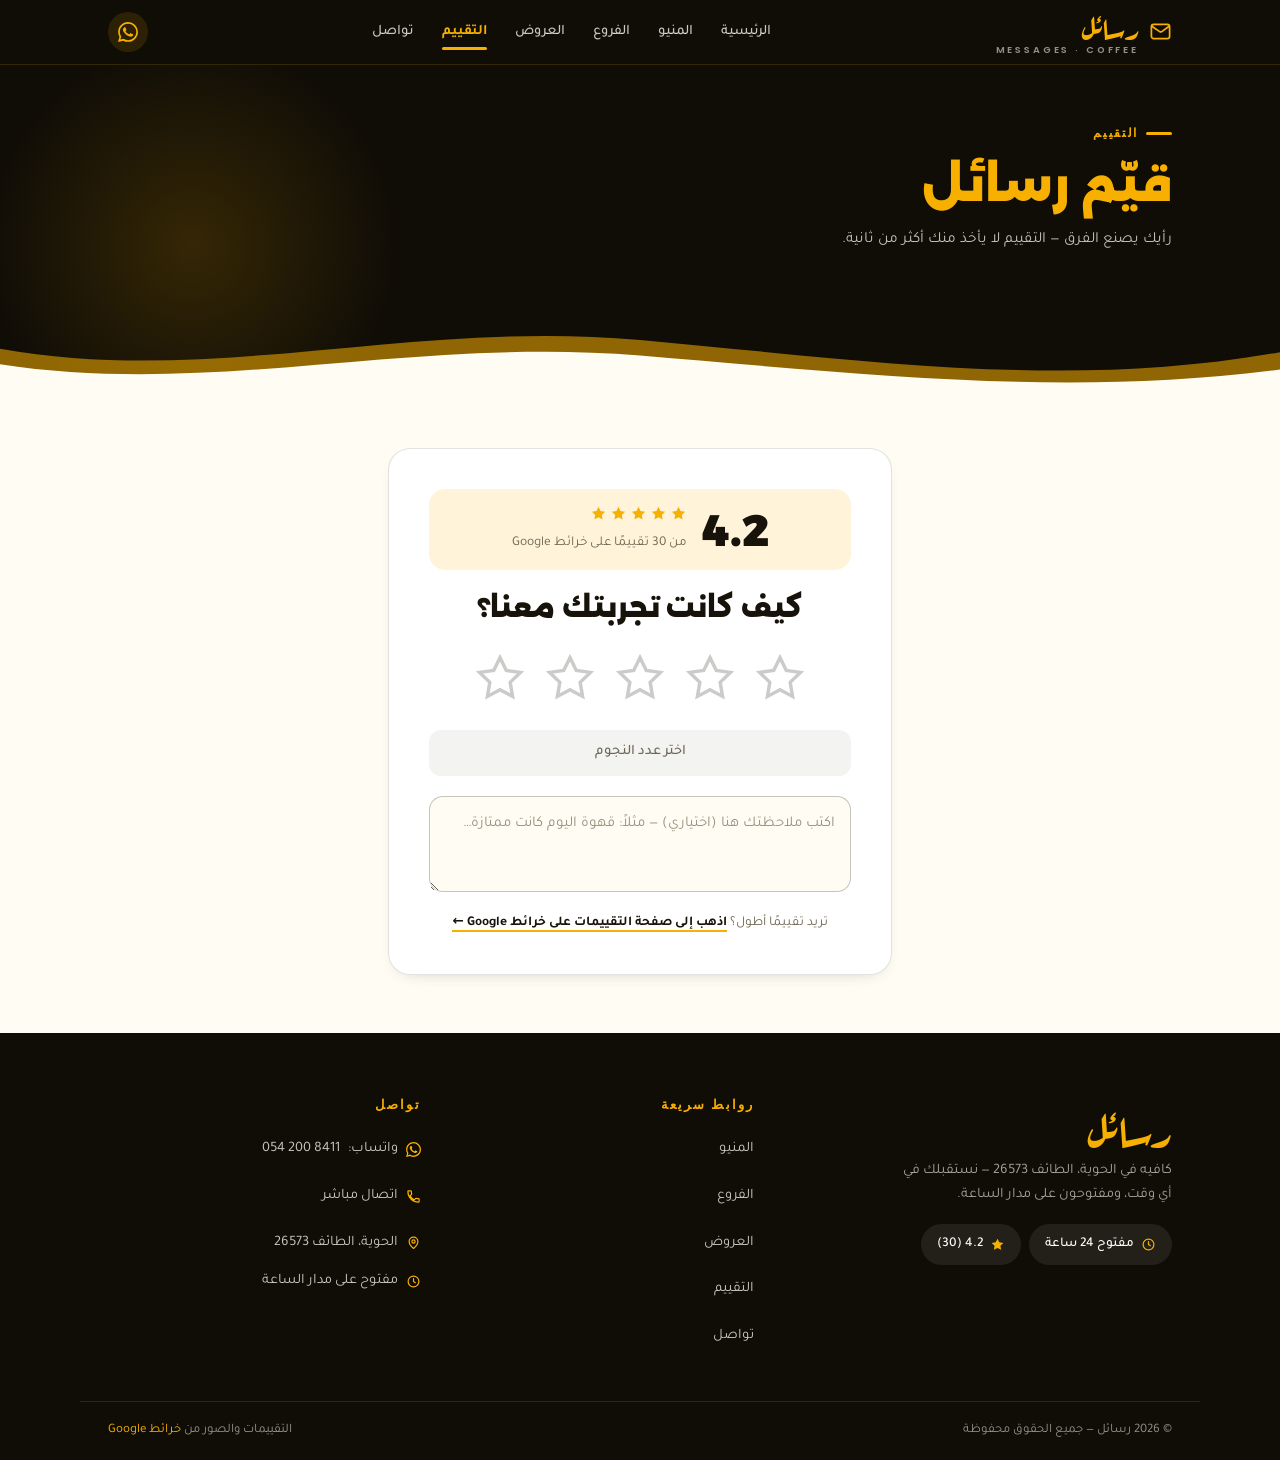
<file: rate.html>
<!DOCTYPE html>
<html lang="ar" dir="rtl">
<head>
<meta charset="utf-8">
<meta name="viewport" content="width=device-width, initial-scale=1, viewport-fit=cover">
<title>قيّم تجربتك | رسائل</title>
<meta name="description" content="قيّم تجربتك في رسائل خلال ثوانٍ — النجوم والملاحظة، والإرسال عبر واتساب أو خرائط Google.">
<meta name="theme-color" content="#100D06">
<link rel="icon" href="data:image/svg+xml,<svg xmlns='http://www.w3.org/2000/svg' viewBox='0 0 64 64'><rect width='64' height='64' rx='14' fill='%23F8B000'/><text x='32' y='47' font-size='42' font-family='serif' font-weight='bold' text-anchor='middle' fill='%2317130A'>ر</text></svg>">
<link rel="preconnect" href="https://fonts.googleapis.com">
<link rel="preconnect" href="https://fonts.gstatic.com" crossorigin>
<link rel="stylesheet" href="https://fonts.googleapis.com/css2?family=Aref+Ruqaa:wght@700&family=Alexandria:wght@400;500;600;700;800;900&family=Tajawal:wght@400;500;700&family=Poppins:wght@600;700&display=swap">
<link rel="stylesheet" href="assets/css/tokens.css">
<link rel="stylesheet" href="assets/css/base.css">
<link rel="stylesheet" href="assets/css/components.css">
<link rel="stylesheet" href="assets/css/pages.css">
<script>document.documentElement.className+=' js'</script>
</head>
<body data-page="rate">

<div data-site-header>
  <noscript>
    <div class="noscript-bar">التنقل: <a href="/">الرئيسية</a> · <a href="menu">المنيو</a> · <a href="contact">تواصل</a></div>
  </noscript>
</div>

<main id="main">

  <section class="page-hero">
    <div class="container page-hero-inner">
      <p class="eyebrow">التقييم</p>
      <h1>قيّم رسائل</h1>
      <p class="page-sub">رأيك يصنع الفرق — التقييم لا يأخذ منك أكثر من ثانية.</p>
    </div>
    <div class="wave" aria-hidden="true">
      <svg viewBox="0 0 1440 90" preserveAspectRatio="none" focusable="false">
        <path fill="#F8B000" fill-opacity=".55" d="M0 40C240 84 460 6 720 30c260 24 480 58 720 14v46H0Z"/>
        <path fill="#FFFCF4" d="M0 58C240 96 460 26 720 48c260 22 480 48 720 16v26H0Z"/>
      </svg>
    </div>
  </section>

  <section class="section section--tight">
    <div class="container rate-wrap">

      <div class="card rate-card">

        <!-- ملخص التقييم الحالي -->
        <div class="rate-summary" id="rateSummary"></div>

        <h2 class="rate-q">كيف كانت تجربتك معنا؟</h2>

        <div class="rate-stars" id="rateStars" role="radiogroup" aria-label="قيّم من 1 إلى 5 نجوم">
          <button type="button" class="rate-star" role="radio" aria-checked="false" aria-label="1 من 5 نجوم">
            <svg viewBox="0 0 24 24" aria-hidden="true"><path d="M12 2.6l2.9 5.9 6.5.9-4.7 4.6 1.1 6.5L12 17.4l-5.8 3.1 1.1-6.5-4.7-4.6 6.5-.9L12 2.6Z"/></svg>
          </button>
          <button type="button" class="rate-star" role="radio" aria-checked="false" aria-label="2 من 5 نجوم">
            <svg viewBox="0 0 24 24" aria-hidden="true"><path d="M12 2.6l2.9 5.9 6.5.9-4.7 4.6 1.1 6.5L12 17.4l-5.8 3.1 1.1-6.5-4.7-4.6 6.5-.9L12 2.6Z"/></svg>
          </button>
          <button type="button" class="rate-star" role="radio" aria-checked="false" aria-label="3 من 5 نجوم">
            <svg viewBox="0 0 24 24" aria-hidden="true"><path d="M12 2.6l2.9 5.9 6.5.9-4.7 4.6 1.1 6.5L12 17.4l-5.8 3.1 1.1-6.5-4.7-4.6 6.5-.9L12 2.6Z"/></svg>
          </button>
          <button type="button" class="rate-star" role="radio" aria-checked="false" aria-label="4 من 5 نجوم">
            <svg viewBox="0 0 24 24" aria-hidden="true"><path d="M12 2.6l2.9 5.9 6.5.9-4.7 4.6 1.1 6.5L12 17.4l-5.8 3.1 1.1-6.5-4.7-4.6 6.5-.9L12 2.6Z"/></svg>
          </button>
          <button type="button" class="rate-star" role="radio" aria-checked="false" aria-label="5 من 5 نجوم">
            <svg viewBox="0 0 24 24" aria-hidden="true"><path d="M12 2.6l2.9 5.9 6.5.9-4.7 4.6 1.1 6.5L12 17.4l-5.8 3.1 1.1-6.5-4.7-4.6 6.5-.9L12 2.6Z"/></svg>
          </button>
        </div>

        <p class="rate-msg" id="rateMsg" role="status" aria-live="polite">اختر عدد النجوم</p>

        <textarea class="rate-note" id="rateNote" placeholder="اكتب ملاحظتك هنا (اختياري) — مثلاً: قهوة اليوم كانت ممتازة…" aria-label="ملاحظتك (اختياري)"></textarea>

        <div class="rate-actions" id="rateActions" hidden>
          <a class="btn btn--wa btn--block" id="rateWa" href="#" target="_blank" rel="noopener">
            <svg xmlns="http://www.w3.org/2000/svg" viewBox="0 0 24 24" fill="currentColor" aria-hidden="true"><path d="M17.47 14.38c-.3-.15-1.76-.87-2.03-.97-.27-.1-.47-.15-.67.15-.2.3-.77.97-.94 1.16-.17.2-.35.22-.64.07-.3-.15-1.26-.46-2.4-1.48-.88-.79-1.48-1.76-1.65-2.06-.17-.3-.02-.46.13-.61.13-.13.3-.35.45-.52.15-.17.2-.3.3-.5.1-.2.05-.37-.03-.52-.07-.15-.67-1.61-.92-2.2-.24-.58-.49-.5-.67-.51h-.57c-.2 0-.52.07-.8.37-.27.3-1.04 1.01-1.04 2.47 0 1.46 1.07 2.87 1.22 3.07.15.2 2.1 3.2 5.07 4.49.71.3 1.26.49 1.7.63.72.22 1.37.2 1.88.11.58-.08 1.76-.72 2.01-1.41.25-.7.25-1.29.17-1.42-.07-.12-.27-.2-.57-.35m-5.42 7.4h-.01a9.87 9.87 0 0 1-5.03-1.38l-.36-.21-3.74.98 1-3.65-.24-.37a9.86 9.86 0 0 1-1.51-5.26A9.89 9.89 0 0 1 12.1 2.1a9.83 9.83 0 0 1 6.99 2.9 9.83 9.83 0 0 1 2.89 6.99 9.9 9.9 0 0 1-9.89 9.89m8.41-18.3A11.82 11.82 0 0 0 12.05 0C5.5.0.16 5.34.16 11.89c0 2.1.55 4.15 1.59 5.95L.06 24l6.3-1.65a11.88 11.88 0 0 0 5.69 1.45h.01c6.55 0 11.89-5.34 11.89-11.89a11.82 11.82 0 0 0-3.48-8.41Z"/></svg>
            <span>شاركنا ملاحظتك عبر واتساب</span>
          </a>
          <a class="btn btn--outline btn--block" id="rateGoogle" href="#" target="_blank" rel="noopener">
            <svg xmlns="http://www.w3.org/2000/svg" viewBox="0 0 24 24" fill="currentColor" aria-hidden="true"><path d="M12 2.6l2.9 5.9 6.5.9-4.7 4.6 1.1 6.5L12 17.4l-5.8 3.1 1.1-6.5-4.7-4.6 6.5-.9L12 2.6Z"/></svg>
            <span>قيّمنا على خرائط Google</span>
          </a>
        </div>

        <div class="rate-thanks" id="rateThanks">
          <span class="t-icon"><svg xmlns="http://www.w3.org/2000/svg" viewBox="0 0 24 24" fill="none" stroke="currentColor" stroke-width="2.4" stroke-linecap="round" stroke-linejoin="round" aria-hidden="true"><path d="M20 6.5 9.5 17 4.5 12"/></svg></span>
          <h3>شكرًا لك!</h3>
          <p>تقييمك يهمنا — شكراً لأنك خصصت لنا وقتك.</p>
        </div>

        <p class="rate-links">تريد تقييمًا أطول؟ <a href="https://www.google.com/maps/place/%D8%B1%D8%B3%D8%A7%D8%A6%D9%84%E2%80%AD/@21.4456325,40.4804008,17z/data=!4m6!3m5!1s0x15ea2f63ca0c11bd:0x591b43fc066da98a!8m2!3d21.4456325!4d40.4804008!16s%2Fg%2F11lf8056rr" target="_blank" rel="noopener">اذهب إلى صفحة التقييمات على خرائط Google ←</a></p>

      </div>

    </div>
  </section>

</main>

<div data-site-footer></div>
<div data-action-bar></div>

<script src="assets/js/data.js" defer></script>
<script src="assets/js/site.js" defer></script>
<script src="assets/js/rate.js" defer></script>
</body>
</html>
</file>
<file: assets/css/tokens.css>
/* ==========================================================================
   رسائل · نظام التصميم (Design Tokens)
   مُستخرج من الهوية البصرية في الصور:
   — الأصفر الذهبي #F8B000 (نُقِل من لوح المنيو والواجهة)
   — الأسود الدافئ (اللافتة والنص والتفاصيل)
   — الموجة الذهبية وأضواء الواجهة الليلية كعناصر مميزة
   ========================================================================== */
:root{
  /* ----- الألوان الأساسية ----- */
  --gold:#F8B000;            /* اللون الأساسي — من لوح المنيو */
  --gold-deep:#956600;       /* تفاعلات وضغوط + نصوص صغيرة على الفاتح */
  --gold-soft:#FFC94D;       /* لمسات وتمييز */
  --gold-tint:#FFF4DA;       /* خلفيات دافئة فاتحة */
  --gold-tint-2:#FDEABF;     /* حدود وخلفيات أقوى */

  --ink:#17130A;             /* نص أساسي — أسود دافئ */
  --night:#100D06;           /* أسطح داكنة (الهيدر والفوتر والواجهة) */
  --night-2:#1D1809;         /* طبقة فوق الداكن */
  --paper:#FFFCF4;           /* خلفية الصفحات الفاتحة */
  --card:#FFFFFF;            /* البطاقات */
  --text-soft:#6E6753;       /* نص ثانوي */
  --line:rgba(23,19,10,.12); /* حدود ناعمة */
  --line-strong:rgba(23,19,10,.24);

  --on-gold:#17130A;         /* نص فوق الأصفر */
  --on-night:#FFFDF6;        /* نص فوق الداكن */
  --wa:#14803E;              /* واتساب (داكن بما يكفي لنص أبيض) */
  --star:#F8B000;            /* النجوم */

  /* ----- الخطوط ----- */
  --font-brand:"Aref Ruqaa",serif;                 /* الشعار/الكلام اليدوي */
  --font-head:"Alexandria","Tajawal",sans-serif;   /* العناوين والأزرار */
  --font-body:"Tajawal","Segoe UI",system-ui,sans-serif; /* النصوص */
  --font-latin:"Poppins",sans-serif;               /* اللاتيني والعناوين الفرعية */

  /* ----- المسافات والقياسات ----- */
  --container:1120px;
  --pad-x:clamp(16px,4vw,28px);
  --section-y:clamp(52px,8vw,92px);
  --header-h:64px;

  /* ----- الزوايا ----- */
  --r-sm:10px;
  --r-md:16px;
  --r-lg:22px;
  --r-pill:999px;

  /* ----- الظلال ----- */
  --shadow-1:0 18px 40px -24px rgba(16,13,6,.45);
  --shadow-2:0 6px 18px -12px rgba(16,13,6,.30);
  --shadow-gold:0 16px 34px -18px rgba(248,176,0,.60);
  --glow-sign:0 0 60px rgba(248,176,0,.35), 0 0 140px rgba(248,176,0,.18);

  /* ----- الحركة ----- */
  --ease:cubic-bezier(.16,1,.3,1);
  --dur:.55s;
  --dur-fast:.28s;
}
</file>
<file: assets/css/base.css>
/* ==========================================================================
   رسائل · الأساسيات — Reset + Typography + Layout + حركات الظهور
   ========================================================================== */
*,*::before,*::after{box-sizing:border-box}
html{-webkit-text-size-adjust:100%;scroll-behavior:smooth}
body{
  margin:0;
  min-height:100vh;
  background:var(--paper);
  color:var(--ink);
  font-family:var(--font-body);
  font-size:16px;
  line-height:1.7;
  overflow-x:hidden;
  -webkit-font-smoothing:antialiased;
}
img,svg{display:block;max-width:100%}
button{font:inherit;color:inherit}
input,textarea{font:inherit}
a{color:inherit;text-decoration:none}
[hidden]{display:none!important}
h1,h2,h3,h4{margin:0;font-family:var(--font-head);line-height:1.3;font-weight:900;text-wrap:balance}
p{margin:0}
ul,ol{margin:0;padding:0;list-style:none}
:focus-visible{outline:3px solid var(--gold);outline-offset:3px;border-radius:4px}
::selection{background:var(--gold);color:var(--ink)}
.en{direction:ltr;unicode-bidi:isolate;display:inline-block}

/* ----- الحاوية والمقاطع ----- */
.container{width:100%;max-width:var(--container);margin-inline:auto;padding-inline:var(--pad-x)}
.section{padding-block:var(--section-y)}
.section--tight{padding-block:calc(var(--section-y) * .62)}

.section-head{margin-bottom:clamp(22px,4vw,36px);display:flex;flex-direction:column;gap:10px}
.section-head--row{flex-direction:row;align-items:flex-end;justify-content:space-between;gap:16px;flex-wrap:wrap}
.section-head .link-more{font-weight:700;font-size:14.5px;color:var(--ink);border-bottom:2px solid var(--gold);padding-bottom:2px;transition:color var(--dur-fast) ease}
.section-head .link-more:hover{color:var(--gold-deep)}

.eyebrow{
  font-family:var(--font-latin);font-weight:600;font-size:12px;letter-spacing:.14em;
  text-transform:uppercase;color:var(--gold-deep);display:flex;align-items:center;gap:8px;
}
.eyebrow::before{content:"";width:26px;height:3px;border-radius:2px;background:var(--gold)}
.section-title{font-size:clamp(24px,5vw,34px)}
.section-sub{color:var(--text-soft);font-size:15.5px;max-width:56ch}

/* ----- نصوص عامة ----- */
.muted{color:var(--text-soft)}
.small{font-size:13.5px}
.text-center{text-align:center}

/* ----- حركات الظهور عند التمرير (تُفعَّل فقط مع وجود JS) ----- */
.js .reveal{opacity:0;transform:translateY(18px)}
.js .reveal.is-in{
  opacity:1;transform:none;
  transition:opacity .6s var(--ease) var(--d,0s),transform .7s var(--ease) var(--d,0s);
}

/* ----- رابط تخطي ----- */
.skip-link{
  position:fixed;top:-60px;inset-inline-start:12px;z-index:120;
  background:var(--gold);color:var(--ink);font-weight:700;
  padding:10px 16px;border-radius:var(--r-sm);transition:top .2s ease;
}
.skip-link:focus{top:12px}

/* ----- تنبيه بدون JS ----- */
.noscript-bar{
  background:var(--gold);color:var(--ink);text-align:center;
  font-weight:700;padding:12px 16px;font-size:14.5px;
}
.noscript-bar a{border-bottom:2px solid var(--ink)}

/* ----- احترام تفضيل تقليل الحركة ----- */
@media (prefers-reduced-motion:reduce){
  html{scroll-behavior:auto}
  *,*::before,*::after{
    animation-duration:.001ms!important;animation-iteration-count:1!important;
    transition-duration:.001ms!important;transition-delay:0s!important;
  }
  .js .reveal{opacity:1;transform:none}
}
</file>
<file: assets/css/components.css>
/* ==========================================================================
   رسائل · المكونات المشتركة
   ========================================================================== */

/* ============================================================
   1) الهيدر — لوح أسود بأسلوب اللافتة المضيئة
   ============================================================ */
.site-header{
  position:sticky;top:0;z-index:60;
  background:var(--night);
  border-bottom:1px solid rgba(248,176,0,.16);
  transition:box-shadow var(--dur-fast) ease;
}
.site-header.is-scrolled{box-shadow:0 12px 30px -18px rgba(0,0,0,.8)}
.header-inner{
  height:var(--header-h);display:flex;align-items:center;gap:18px;
  justify-content:space-between;
}
.brand{display:flex;align-items:center;gap:10px;min-width:0}
.brand-word{
  font-family:var(--font-brand);font-weight:700;font-size:30px;line-height:1;
  color:var(--gold);padding-top:4px; /* توازن بصري لخط الرقعة */
}
.brand-tag{
  font-family:var(--font-latin);font-weight:600;font-size:9.5px;letter-spacing:.30em;
  color:rgba(255,253,246,.55);margin-top:2px;
}
.brand-texts{display:flex;flex-direction:column;align-items:flex-start}
.brand .brand-mail{width:23px;height:23px;color:var(--gold);flex:none;transform:translateY(-1px)}

.main-nav{display:flex;align-items:center;gap:4px}
.main-nav a{
  position:relative;padding:8px 12px;border-radius:var(--r-sm);
  font-size:14.5px;font-weight:500;color:rgba(255,253,246,.78);
  transition:color var(--dur-fast) ease,background var(--dur-fast) ease;
}
.main-nav a:hover{color:var(--gold);background:rgba(248,176,0,.08)}
.main-nav a.is-active{color:var(--gold);font-weight:700}
.main-nav a.is-active::after{
  content:"";position:absolute;bottom:2px;inset-inline:12px;height:3px;
  border-radius:2px;background:var(--gold);
}
.header-actions{display:flex;align-items:center;gap:8px}
.icon-btn{
  width:40px;height:40px;border-radius:50%;border:0;cursor:pointer;
  display:grid;place-items:center;
  background:rgba(248,176,0,.12);color:var(--gold);
  transition:transform var(--dur-fast) var(--ease),background var(--dur-fast) ease;
}
.icon-btn:hover{background:rgba(248,176,0,.22);transform:translateY(-2px)}
.icon-btn:active{transform:scale(.94)}
.icon-btn svg{width:20px;height:20px}
.nav-toggle{display:none}

/* قائمة الجوال */
@media (max-width:900px){
  .nav-toggle{display:grid}
  .main-nav{
    position:absolute;top:100%;inset-inline:0;
    flex-direction:column;align-items:stretch;gap:2px;
    background:var(--night);border-bottom:1px solid rgba(248,176,0,.18);
    padding:10px var(--pad-x) 16px;
    max-height:0;overflow:hidden;opacity:0;pointer-events:none;visibility:hidden;
    transition:max-height .4s var(--ease),opacity .3s ease,visibility 0s linear .4s;
  }
  .main-nav.is-open{max-height:340px;opacity:1;pointer-events:auto;visibility:visible;transition-delay:0s}
  .main-nav a{padding:12px 10px;font-size:16px;border-bottom:1px solid rgba(255,255,255,.06)}
  .main-nav a.is-active::after{display:none}
  .main-nav a.is-active{background:rgba(248,176,0,.10)}
}
@media (max-width:420px){
  .brand-tag{display:none}
}

/* ============================================================
   2) الأزرار
   ============================================================ */
.btn{
  display:inline-flex;align-items:center;justify-content:center;gap:9px;
  min-height:50px;padding:12px 22px;border-radius:14px;border:2px solid transparent;
  font-family:var(--font-head);font-size:15.5px;font-weight:700;cursor:pointer;
  text-align:center;transition:transform var(--dur-fast) var(--ease),
    box-shadow var(--dur-fast) ease,background var(--dur-fast) ease,color var(--dur-fast) ease;
  -webkit-tap-highlight-color:transparent;
}
.btn svg{width:19px;height:19px;flex:none}
.btn:active{transform:scale(.97)}
.btn--gold{background:var(--gold);color:var(--on-gold);box-shadow:var(--shadow-gold)}
.btn--gold:hover{background:var(--gold-soft);transform:translateY(-2px)}
.btn--dark{background:var(--night);color:var(--on-night)}
.btn--dark:hover{background:var(--night-2);transform:translateY(-2px)}
.btn--wa{background:var(--wa);color:#fff;box-shadow:0 14px 28px -16px rgba(20,128,62,.9)}
.btn--wa:hover{filter:brightness(1.06);transform:translateY(-2px)}
.btn--outline{background:transparent;border-color:var(--line-strong);color:var(--ink)}
.btn--outline:hover{border-color:var(--ink);background:rgba(23,19,10,.04);transform:translateY(-2px)}
.btn--ghost-light{background:transparent;border-color:rgba(255,253,246,.35);color:var(--on-night)}
.btn--ghost-light:hover{border-color:var(--gold);color:var(--gold)}
.btn--block{width:100%}
.btn--sm{min-height:42px;padding:9px 16px;font-size:14px;border-radius:12px}
.btn-row{display:flex;gap:12px;flex-wrap:wrap}
.btn-row .btn{flex:1 1 180px}

/* ============================================================
   3) الشيب والبطاقات الأساسية
   ============================================================ */
.chip{
  display:inline-flex;align-items:center;gap:7px;
  padding:8px 15px;border-radius:var(--r-pill);
  background:rgba(23,19,10,.06);border:1px solid transparent;
  font-size:13.5px;font-weight:500;color:var(--ink);white-space:nowrap;
  transition:background var(--dur-fast) ease,color var(--dur-fast) ease,border-color var(--dur-fast) ease;
}
.chip svg{width:15px;height:15px;color:var(--gold-deep)}
.chip--dark{background:rgba(255,253,246,.08);color:var(--on-night)}
.chip--dark svg{color:var(--gold)}
.chip--gold{background:var(--gold);color:var(--on-gold);font-weight:700}
.chip--outline{background:transparent;border-color:var(--line)}

.card{
  background:var(--card);border:1px solid var(--line);border-radius:var(--r-lg);
  box-shadow:var(--shadow-2);
}

/* ----- بطاقة منتج ----- */
.product-card{
  position:relative;display:flex;flex-direction:column;overflow:hidden;
  background:var(--card);border:1px solid var(--line);border-radius:var(--r-lg);
  box-shadow:var(--shadow-2);
  transition:transform var(--dur-fast) var(--ease),box-shadow var(--dur-fast) ease,border-color var(--dur-fast) ease;
}
.product-card:hover{transform:translateY(-5px);box-shadow:var(--shadow-1);border-color:rgba(248,176,0,.55)}
.product-card:active{transform:translateY(-2px) scale(.99)}
.p-media{
  position:relative;aspect-ratio:16/11;display:grid;place-items:center;
  background:
    radial-gradient(120% 90% at 50% 0%,rgba(248,176,0,.20),transparent 62%),
    var(--gold-tint);
  color:var(--ink);overflow:hidden;
}
.p-media::after{ /* موجة المنيو أسفل الصورة */
  content:"";position:absolute;inset-inline:0;bottom:-1px;height:26%;
  background:var(--gold);opacity:.16;
  border-radius:100% 100% 0 0/70% 70% 0 0;
}
.p-media svg{width:clamp(64px,26%,96px);height:auto;position:relative;z-index:1;
  transition:transform var(--dur-fast) var(--ease)}
.product-card:hover .p-media svg{transform:translateY(-4px) scale(1.05)}
.p-media .p-img{ /* صورة المنتج الحقيقية (حقل img) — تغطي الرسم الفني */
  position:absolute;inset:0;z-index:2;width:100%;height:100%;object-fit:cover;
  transition:transform var(--dur-fast) var(--ease)}
.product-card:hover .p-media .p-img{transform:scale(1.05)}
.p-body{display:flex;flex-direction:column;gap:3px;padding:15px 16px 6px;flex:1}
.p-cat{
  font-family:var(--font-latin);font-size:10.5px;font-weight:600;letter-spacing:.12em;
  text-transform:uppercase;color:var(--gold-deep);
}
.p-name{font-family:var(--font-head);font-weight:700;font-size:17.5px;line-height:1.4}
.p-name-en{font-family:var(--font-latin);font-size:12px;font-weight:500;color:var(--text-soft);direction:ltr;text-align:right}
.p-foot{display:flex;align-items:center;justify-content:space-between;gap:10px;padding:10px 16px 15px}
.price-tag{
  display:inline-flex;align-items:baseline;gap:5px;
  background:var(--gold);color:var(--on-gold);
  padding:6px 13px;border-radius:var(--r-pill);
  font-weight:800;font-size:15.5px;font-family:var(--font-head);
}
.price-tag small{font-size:11px;font-weight:700;opacity:.75}
.p-arrow{
  width:34px;height:34px;border-radius:50%;display:grid;place-items:center;
  background:rgba(23,19,10,.06);color:var(--ink);
  transition:background var(--dur-fast) ease,transform var(--dur-fast) var(--ease);
}
.p-arrow svg{width:16px;height:16px;transform:scaleX(-1)} /* في RTL: الأمام يسار */
.product-card:hover .p-arrow{background:var(--night);color:var(--gold);transform:translateX(-4px)}

/* ============================================================
   4) النجوم والتقييم
   ============================================================ */
.stars{display:inline-flex;gap:3px;direction:ltr}
.stars svg{width:17px;height:17px;color:var(--star);fill:currentColor}
.stars--lg svg{width:24px;height:24px}
.rating-line{display:flex;align-items:center;gap:9px;font-size:14.5px;color:var(--text-soft)}
.rating-line b{color:var(--ink);font-family:var(--font-head);font-size:16px}
.rating-line--dark{color:rgba(255,253,246,.75)}
.rating-line--dark b{color:var(--on-night)}

/* ============================================================
   5) الموجة المميزة (من لوح المنيو) + الشريط الليلي
   ============================================================ */
.wave{display:block;width:100%;height:clamp(40px,7vw,78px);margin-bottom:-1px}
.wave svg{width:100%;height:100%}

/* شريط أضواء الواجهة — من spots الواجهة الأمامية */
.bulb-strip{display:flex;justify-content:center;gap:clamp(26px,7vw,64px)}
.bulb{
  width:9px;height:9px;border-radius:50%;background:var(--gold-soft);
  box-shadow:0 0 10px 3px rgba(248,176,0,.75),0 0 26px 8px rgba(248,176,0,.30);
  animation:bulbPulse 3.4s ease-in-out infinite;
}
.bulb:nth-child(2n){animation-delay:.5s}
.bulb:nth-child(3n){animation-delay:1.1s}
.bulb:nth-child(5n){animation-delay:1.7s}
@keyframes bulbPulse{0%,100%{opacity:.75}50%{opacity:1}}

/* لوح اللافتة */
.signboard{
  position:relative;background:var(--gold);color:var(--on-gold);
  border-radius:14px;padding:clamp(20px,5vw,34px) clamp(28px,7vw,64px);
  box-shadow:var(--glow-sign);
  text-align:center;
}
.signboard .sign-ar{
  display:block;font-family:var(--font-brand);font-weight:700;
  font-size:clamp(52px,13vw,110px);line-height:1.25;
}
.signboard .sign-en{
  display:block;margin-top:6px;
  font-family:var(--font-latin);font-weight:600;
  font-size:clamp(11px,2vw,14px);letter-spacing:.42em;text-indent:.42em;
  color:rgba(23,19,10,.72);
}
.signboard .mail-mark{
  position:absolute;top:clamp(10px,2.5vw,18px);inset-inline-end:clamp(14px,4vw,26px);
  width:clamp(22px,4vw,32px);height:auto;color:var(--ink);opacity:.8;
}

/* ============================================================
   6) حالات فارغة / رسائل
   ============================================================ */
.empty-state{
  display:flex;flex-direction:column;align-items:center;gap:12px;text-align:center;
  padding:clamp(34px,7vw,56px) 24px;
  background:var(--card);border:1.5px dashed var(--line-strong);
  border-radius:var(--r-lg);
}
.empty-state .empty-icon{
  width:64px;height:64px;border-radius:50%;display:grid;place-items:center;
  background:var(--gold-tint);color:var(--gold-deep);
}
.empty-state .empty-icon svg{width:30px;height:30px}
.empty-state h2,.empty-state h3{font-size:19px}
.empty-state p{color:var(--text-soft);font-size:14.5px;max-width:44ch}

/* ============================================================
   7) صفوف المعلومات (أيقونة + نص)
   ============================================================ */
.info-list{display:flex;flex-direction:column;gap:14px}
.info-row{display:flex;align-items:flex-start;gap:13px;font-size:15px}
.info-row .i-icon{
  width:40px;height:40px;flex:none;border-radius:12px;display:grid;place-items:center;
  background:var(--gold-tint);color:var(--gold-deep);
}
.info-row .i-icon svg{width:19px;height:19px}
.info-row .i-label{font-size:12.5px;color:var(--text-soft);display:block;margin-bottom:1px}
.info-row .i-value{font-weight:700;font-family:var(--font-head);line-height:1.5}
.info-row .i-value a{border-bottom:2px solid transparent;transition:border-color var(--dur-fast) ease}
.info-row .i-value a:hover{border-color:var(--gold)}

/* ============================================================
   8) شريط الإجراءات السفلي (جوال)
   ============================================================ */
.action-bar{
  position:fixed;bottom:0;inset-inline:0;z-index:55;display:none;
  gap:10px;padding:10px var(--pad-x) calc(10px + env(safe-area-inset-bottom));
  background:rgba(16,13,6,.94);backdrop-filter:blur(10px);
  border-top:1px solid rgba(248,176,0,.20);
}
.action-bar .btn{flex:1;min-height:48px;font-size:15px;padding:10px 14px}
body.has-action-bar .action-bar{display:flex}
@media (min-width:901px){.action-bar{display:none!important}}
@media (max-width:900px){
  body.has-action-bar{padding-bottom:calc(72px + env(safe-area-inset-bottom))}
}

/* ============================================================
   9) الفوتر — يستمر بطابع اللافتة الليلي
   ============================================================ */
.site-footer{background:var(--night);color:var(--on-night);margin-top:auto}
.footer-top{
  display:grid;gap:clamp(28px,5vw,48px);
  grid-template-columns:1.3fr 1fr 1.1fr;
  padding-block:clamp(40px,7vw,64px) clamp(28px,5vw,44px);
}
.footer-brand .brand-word{display:block;font-size:44px;padding-top:8px}
.footer-brand p{color:rgba(255,253,246,.62);font-size:14.5px;margin-top:10px;max-width:34ch}
.footer-brand .chips{display:flex;gap:8px;flex-wrap:wrap;margin-top:16px}
.footer-col h2{
  font-size:13px;font-family:var(--font-latin);font-weight:600;letter-spacing:.16em;
  text-transform:uppercase;color:var(--gold);margin-bottom:16px;
}
.footer-col ul{display:flex;flex-direction:column;gap:6px}
.footer-col a,.footer-col li{color:rgba(255,253,246,.78);font-size:14.5px}
.footer-col a{display:inline-flex;align-items:center;gap:8px;padding-block:8px;min-width:44px;transition:color var(--dur-fast) ease}
.footer-col a svg,.footer-col li svg{width:15px;height:15px;color:var(--gold);flex:none}
.footer-col a:hover{color:var(--gold)}
.socials{display:flex;gap:10px;flex-wrap:wrap}
.socials a{
  width:42px;height:42px;border-radius:12px;display:grid;place-items:center;
  background:rgba(255,253,246,.07);border:1px solid rgba(255,253,246,.12);
  color:var(--on-night);transition:all var(--dur-fast) ease;
}
.socials a:hover{background:var(--gold);color:var(--ink);border-color:var(--gold);transform:translateY(-3px)}
.socials a svg{width:19px;height:19px}
.footer-bottom{
  border-top:1px solid rgba(255,253,246,.10);
  padding-block:18px;display:flex;justify-content:space-between;gap:12px;flex-wrap:wrap;
  font-size:13px;color:rgba(255,253,246,.55);
}
.footer-bottom a{color:var(--gold)}
@media (max-width:860px){
  .footer-top{grid-template-columns:1fr;gap:32px}
}

/* ============================================================
   أهداف لمس مريحة — تكبير مناطق النقر بعناصر شبحية دون
   تغيير الشكل المرئي (يعمل باللمس وبالفأرة)
   ============================================================ */
.brand{padding-block:6px}
.link-more,.crumbs a,.footer-col a,.footer-bottom a,.rate-links a,.i-value a{position:relative}
.link-more::after,.footer-bottom a::after{content:"";position:absolute;inset:-11px -6px}
.crumbs a::after,.rate-links a::after{content:"";position:absolute;inset:-9px -6px}
.i-value a::after{content:"";position:absolute;inset:-7px -6px}
</file>
<file: assets/css/pages.css>
/* ==========================================================================
   رسائل · أنماط الصفحات
   ========================================================================== */

/* ============================================================
   1) الواجهة الرئيسية (Hero) — ليل الواجهة المضيئة
   ============================================================ */
.hero{
  position:relative;background:var(--night);color:var(--on-night);
  overflow:hidden;padding-top:clamp(30px,6vw,54px);
}
.hero::before{ /* هالة إضاءة خلف اللوح */
  content:"";position:absolute;left:50%;top:34%;transform:translate(-50%,-50%);
  width:min(760px,120%);aspect-ratio:1.6/1;
  background:radial-gradient(closest-side,rgba(248,176,0,.22),transparent 72%);
  pointer-events:none;
}
.hero-lights{position:relative;z-index:1;margin-bottom:clamp(24px,5vw,44px)}
.hero-inner{
  position:relative;z-index:1;display:flex;flex-direction:column;align-items:center;
  text-align:center;gap:clamp(16px,3vw,24px);
  padding-bottom:clamp(44px,7vw,76px);
}
.hero .eyebrow{color:var(--gold);justify-content:center}
.hero .eyebrow::before{background:var(--gold)}
.hero-sub{
  color:rgba(255,253,246,.78);font-size:clamp(15px,2.6vw,17.5px);
  max-width:52ch;line-height:1.9;
}
.hero-actions{display:flex;gap:12px;flex-wrap:wrap;justify-content:center;width:100%;max-width:520px}
.hero-actions .btn{flex:1 1 200px}
.hero-facts{
  display:flex;gap:10px;flex-wrap:wrap;justify-content:center;
  margin-top:4px;
}
.wave{line-height:0}

/* ============================================================
   2) رأس الصفحات الداخلية
   ============================================================ */
.page-hero{
  position:relative;background:var(--night);color:var(--on-night);
  padding-top:clamp(34px,6vw,58px);overflow:hidden;
}
.page-hero::after{
  content:"";position:absolute;left:-8%;bottom:-46%;width:46%;aspect-ratio:1;
  border-radius:50%;background:radial-gradient(closest-side,rgba(248,176,0,.16),transparent 70%);
  pointer-events:none;
}
.page-hero-inner{position:relative;z-index:1;display:flex;flex-direction:column;gap:12px;padding-bottom:clamp(38px,6vw,60px)}
.page-hero h1{font-size:clamp(30px,7vw,46px);color:var(--gold)}
.page-hero .eyebrow{color:var(--gold)}
.page-hero .page-sub{color:rgba(255,253,246,.75);font-size:15.5px;max-width:60ch}
.page-hero .hero-facts{justify-content:flex-start}
.page-hero .wave{position:relative;z-index:1}

/* ============================================================
   3) الرئيسية — المختارات
   ============================================================ */
.grid-products{
  display:grid;gap:clamp(14px,2.4vw,22px);
  grid-template-columns:repeat(auto-fill,minmax(min(240px,100%),1fr));
}

/* العروض */
.offers-grid{display:grid;gap:16px;grid-template-columns:repeat(auto-fill,minmax(min(300px,100%),1fr))}
.offer-card{
  position:relative;overflow:hidden;padding:24px;
  background:linear-gradient(135deg,var(--gold) 0%,var(--gold-soft) 100%);
  color:var(--on-gold);border-radius:var(--r-lg);box-shadow:var(--shadow-gold);
}
.offer-card::after{
  content:"";position:absolute;inset-inline-end:-30px;top:-30px;width:130px;height:130px;
  border-radius:50%;background:rgba(255,255,255,.25);
}
.offer-card::before{
  content:"";position:absolute;inset-inline-end:24px;bottom:-44px;width:90px;height:90px;
  border-radius:50%;border:14px solid rgba(23,19,10,.10);
}
.offer-card > *{position:relative;z-index:1}
.offer-card .o-tag{
  display:inline-flex;align-items:center;gap:6px;background:var(--night);color:var(--gold);
  font-size:12px;font-weight:700;padding:6px 12px;border-radius:var(--r-pill);
}
.offer-card h2,.offer-card h3{font-size:21px;margin-top:14px}
.offer-card p{font-size:14.5px;margin-top:8px;color:rgba(23,19,10,.80)}
.offer-card .o-foot{display:flex;align-items:center;justify-content:space-between;gap:10px;margin-top:18px;flex-wrap:wrap}
.offer-card .o-price{font-family:var(--font-head);font-weight:900;font-size:24px}

/* الفرع في الرئيسية */
.branch-highlight{
  display:grid;grid-template-columns:1.1fr .9fr;gap:0;overflow:hidden;
  border-radius:var(--r-lg);border:1px solid var(--line);background:var(--card);
  box-shadow:var(--shadow-2);
}
.branch-highlight .bh-info{padding:clamp(22px,4vw,36px);display:flex;flex-direction:column;gap:16px}
.branch-highlight h3{font-size:clamp(20px,4vw,26px)}
.branch-highlight .bh-map{
  position:relative;min-height:260px;background:var(--gold-tint);
  display:grid;place-items:center;border-inline-start:1px solid var(--line);
}
.branch-highlight .bh-map iframe{position:absolute;inset:0;width:100%;height:100%;border:0}
@media (max-width:820px){
  .branch-highlight{grid-template-columns:1fr}
  .branch-highlight .bh-map{min-height:230px;border-inline-start:0;border-top:1px solid var(--line)}
}

/* آراء العملاء */
.reviews-grid{display:grid;gap:16px;grid-template-columns:repeat(auto-fit,minmax(min(280px,100%),1fr))}
.review-card{
  display:flex;flex-direction:column;gap:12px;padding:22px;
  background:var(--card);border:1px solid var(--line);border-radius:var(--r-lg);
  box-shadow:var(--shadow-2);transition:transform var(--dur-fast) var(--ease);
}
.review-card:hover{transform:translateY(-4px)}
.review-head{display:flex;align-items:center;gap:12px}
.review-avatar{
  width:44px;height:44px;border-radius:50%;flex:none;display:grid;place-items:center;
  background:var(--night);color:var(--gold);font-family:var(--font-head);font-weight:800;font-size:18px;
}
.review-name{font-weight:700;font-family:var(--font-head);font-size:15.5px;line-height:1.3}
.review-meta{font-size:12px;color:var(--text-soft)}
.review-text{font-size:14.8px;line-height:1.9;color:#4E483A}
.review-foot{display:flex;align-items:center;justify-content:space-between;gap:10px;margin-top:auto}
.review-src{font-size:11.5px;color:var(--text-soft);display:inline-flex;align-items:center;gap:5px}
.review-src svg{width:13px;height:13px}
.review-summary{
  background:var(--night);color:var(--on-night);border-color:transparent;
  align-items:center;text-align:center;justify-content:center;
}
.review-summary .big-num{font-family:var(--font-head);font-weight:900;font-size:56px;line-height:1;color:var(--gold)}
.review-summary .muted{color:rgba(255,253,246,.65)}

/* شريط دعوة للتقييم */
.cta-band{
  background:var(--gold);color:var(--on-gold);border-radius:var(--r-lg);
  padding:clamp(26px,5vw,44px);display:flex;align-items:center;justify-content:space-between;
  gap:20px;flex-wrap:wrap;position:relative;overflow:hidden;
}
.cta-band::after{
  content:"";position:absolute;inset-inline-start:-40px;bottom:-70px;width:190px;height:190px;
  border-radius:50%;border:26px solid rgba(23,19,10,.08);pointer-events:none;
}
.cta-band > *{position:relative;z-index:1}
.cta-band h2{font-size:clamp(22px,4.6vw,30px)}
.cta-band p{color:rgba(23,19,10,.78);font-size:15px;margin-top:6px}

/* ============================================================
   4) المنيو
   ============================================================ */
.menu-tools{
  position:sticky;top:var(--header-h);z-index:40;
  background:var(--night);
  padding:14px 0 16px;
}
.search-box{position:relative}
.search-box svg{
  position:absolute;inset-inline-start:16px;top:50%;transform:translateY(-50%);
  width:19px;height:19px;color:var(--gold);pointer-events:none;
}
.search-box input{
  width:100%;height:52px;border-radius:14px;border:1.5px solid rgba(248,176,0,.35);
  background:rgba(255,253,246,.07);color:var(--on-night);
  padding-inline:46px 16px;font-size:15.5px;
  transition:border-color var(--dur-fast) ease,background var(--dur-fast) ease;
}
.search-box input::placeholder{color:rgba(255,253,246,.45)}
.search-box input:focus{outline:none;border-color:var(--gold);background:rgba(255,253,246,.10)}
.cat-chips{display:flex;gap:9px;overflow-x:auto;padding-top:12px;scrollbar-width:none}
.cat-chips::-webkit-scrollbar{display:none}
.cat-chips .chip{
  background:rgba(255,253,246,.08);color:rgba(255,253,246,.82);cursor:pointer;
  border:1px solid transparent;flex:none;
}
.cat-chips .chip:hover{border-color:rgba(248,176,0,.5);color:var(--gold)}
.cat-chips .chip.is-active{background:var(--gold);color:var(--on-gold);font-weight:700;border-color:var(--gold)}
.cat-chips .chip svg{color:currentColor}
.menu-results-meta{font-size:13.5px;color:var(--text-soft);margin-bottom:14px}
.menu-grid-anim > *{animation:cardIn .45s var(--ease) backwards}
.menu-grid-anim > *:nth-child(2){animation-delay:.05s}
.menu-grid-anim > *:nth-child(3){animation-delay:.10s}
.menu-grid-anim > *:nth-child(4){animation-delay:.15s}
.menu-grid-anim > *:nth-child(5){animation-delay:.20s}
.menu-grid-anim > *:nth-child(n+6){animation-delay:.24s}
@keyframes cardIn{from{opacity:0;transform:translateY(14px)}to{opacity:1;transform:none}}

/* ============================================================
   5) صفحة المنتج
   ============================================================ */
.crumbs{display:flex;align-items:center;gap:8px;font-size:13.5px;color:var(--text-soft);margin-bottom:20px;flex-wrap:wrap}
.crumbs a{color:var(--ink);font-weight:700;border-bottom:2px solid var(--gold);padding-bottom:1px}
.crumbs svg{width:14px;height:14px}
.product-layout{display:grid;grid-template-columns:1fr 1.05fr;gap:clamp(24px,5vw,54px);align-items:start}
.product-media{
  position:sticky;top:calc(var(--header-h) + 18px);
  aspect-ratio:1/1;border-radius:var(--r-lg);overflow:hidden;
  display:grid;place-items:center;color:var(--ink);
  background:
    radial-gradient(120% 90% at 50% 0%,rgba(248,176,0,.28),transparent 60%),
    var(--gold-tint);
  border:1px solid var(--gold-tint-2);
}
.product-media .art{display:block;width:min(46%,220px)}
.product-media .art svg{width:100%;height:auto}
.product-media .p-img{ /* صورة المنتج الحقيقية — تملأ مساحة الوسائط فوق الرسم */
  position:absolute;inset:0;z-index:3;width:100%;height:100%;object-fit:cover}
.product-media .wave-stamp{
  position:absolute;inset-inline:0;bottom:-2px;height:30%;
  background:var(--gold);opacity:.20;border-radius:100% 100% 0 0/70% 70% 0 0;
}
.product-media .mail-mark{
  position:absolute;top:18px;inset-inline-end:20px;width:30px;color:var(--ink);opacity:.45;
}
.p-info{display:flex;flex-direction:column;gap:16px}
.p-info h1{font-size:clamp(28px,6vw,40px)}
.p-en-title{font-family:var(--font-latin);font-weight:600;font-size:14.5px;color:var(--text-soft);direction:ltr;text-align:right}
.p-price-lg{
  display:inline-flex;align-items:baseline;gap:7px;align-self:flex-start;
  background:var(--gold);color:var(--on-gold);padding:10px 20px;border-radius:var(--r-pill);
  font-family:var(--font-head);font-weight:900;font-size:24px;box-shadow:var(--shadow-gold);
}
.p-price-lg small{font-size:13px;font-weight:700;opacity:.75}
.p-desc{font-size:16px;line-height:2;color:#4E483A;max-width:58ch}
.p-block{background:var(--card);border:1px solid var(--line);border-radius:var(--r-md);padding:16px 18px}
.p-block h2,.p-block h3{font-size:13px;font-family:var(--font-latin);letter-spacing:.14em;text-transform:uppercase;color:var(--gold-deep);margin-bottom:10px}
.p-block ul{display:flex;flex-wrap:wrap;gap:8px}
.p-actions{display:flex;gap:12px;flex-wrap:wrap;margin-top:6px}
.p-actions .btn{flex:1 1 210px}
.p-meta{display:flex;gap:8px;flex-wrap:wrap}
@media (max-width:860px){
  .product-layout{grid-template-columns:1fr}
  .product-media{position:relative;max-width:520px;margin-inline:auto;width:100%}
}

/* ============================================================
   6) الفروع
   ============================================================ */
.branch-card{display:flex;flex-direction:column;gap:18px;padding:clamp(22px,4vw,32px)}
.branch-card-head{display:flex;align-items:flex-start;justify-content:space-between;gap:14px;flex-wrap:wrap}
.branch-card-head h2{font-size:clamp(21px,4vw,27px)}
.branch-badge{
  background:var(--night);color:var(--gold);font-size:12px;font-weight:700;
  padding:6px 13px;border-radius:var(--r-pill);
}
.branch-actions{display:flex;gap:10px;flex-wrap:wrap}
.branch-actions .btn{flex:1 1 150px}
.map-embed{
  position:relative;border-radius:var(--r-lg);overflow:hidden;
  border:1px solid var(--line);box-shadow:var(--shadow-2);background:var(--gold-tint);
}
.map-embed iframe{display:block;width:100%;height:clamp(280px,45vw,420px);border:0}
.map-embed .map-link{
  position:absolute;bottom:12px;inset-inline-end:12px;z-index:2;
  background:var(--night);color:var(--on-night);font-size:13px;font-weight:700;
  padding:9px 15px;border-radius:var(--r-pill);display:inline-flex;align-items:center;gap:7px;
  box-shadow:var(--shadow-1);transition:background var(--dur-fast) ease;
}
.map-embed .map-link svg{width:14px;height:14px;color:var(--gold)}
.map-embed .map-link:hover{background:var(--gold);color:var(--on-gold)}
.map-embed .map-link:hover svg{color:var(--on-gold)}

/* ============================================================
   7) التواصل
   ============================================================ */
.contact-grid{display:grid;gap:16px;grid-template-columns:repeat(auto-fit,minmax(min(260px,100%),1fr))}
.contact-card{
  display:flex;flex-direction:column;gap:10px;padding:26px 22px;
  background:var(--card);border:1px solid var(--line);border-radius:var(--r-lg);
  box-shadow:var(--shadow-2);transition:transform var(--dur-fast) var(--ease),border-color var(--dur-fast) ease;
}
.contact-card:hover{transform:translateY(-5px);border-color:rgba(248,176,0,.55)}
.contact-card .c-icon{
  width:54px;height:54px;border-radius:16px;display:grid;place-items:center;
  background:var(--night);color:var(--gold);
}
.contact-card .c-icon svg{width:25px;height:25px}
.contact-card .c-label{font-size:12.5px;color:var(--text-soft);margin-top:6px}
.contact-card .c-value{font-family:var(--font-head);font-weight:800;font-size:19px;direction:ltr;text-align:right}
.contact-card .c-hint{font-size:13.5px;color:var(--text-soft)}
.contact-card .btn{margin-top:8px}
.contact-card--gold{background:var(--gold);border-color:var(--gold);color:var(--on-gold)}
.contact-card--gold .c-icon{background:var(--night);color:var(--gold)}
.contact-card--gold .c-label,.contact-card--gold .c-hint{color:rgba(23,19,10,.72)}
.contact-card--gold .btn--outline{border-color:rgba(23,19,10,.4);color:var(--ink)}

/* ============================================================
   8) صفحة التقييم
   ============================================================ */
.rate-wrap{max-width:560px;margin-inline:auto}
.rate-card{padding:clamp(24px,5vw,40px);display:flex;flex-direction:column;gap:20px;text-align:center}
.rate-summary{
  display:flex;align-items:center;justify-content:center;gap:16px;
  background:var(--gold-tint);border-radius:var(--r-md);padding:16px;
}
.rate-summary .big-num{font-family:var(--font-head);font-weight:900;font-size:44px;line-height:1;color:var(--ink)}
.rate-summary .rs-text{text-align:start;font-size:13.5px;color:var(--text-soft)}
.rate-q{font-size:clamp(21px,4.6vw,27px)}
.rate-stars{display:flex;justify-content:center;gap:6px;direction:ltr}
.rate-star{
  appearance:none;background:none;border:0;padding:6px;cursor:pointer;border-radius:14px;
  line-height:0;transition:transform var(--dur-fast) var(--ease);
  -webkit-tap-highlight-color:transparent;
}
.rate-star svg{width:clamp(40px,10vw,52px);height:auto}
.rate-star svg path{fill:none;stroke:rgba(23,19,10,.22);stroke-width:1.6;transition:fill .25s ease,stroke .25s ease}
.rate-star.is-on svg path,.rate-star[aria-pressed="true"] svg path{fill:var(--gold);stroke:var(--gold-deep)}
.rate-star:hover{transform:translateY(-5px) scale(1.06)}
.rate-star:focus-visible{outline:3px solid var(--gold);outline-offset:2px}
.rate-star.is-pop{animation:starPop .5s var(--ease)}
@keyframes starPop{0%{transform:scale(.75)}55%{transform:scale(1.14)}100%{transform:scale(1)}}
.rate-msg{
  min-height:46px;display:flex;align-items:center;justify-content:center;text-align:center;
  padding:10px 14px;border-radius:12px;background:rgba(23,19,10,.05);
  font-size:14.5px;font-weight:500;color:var(--text-soft);transition:background .3s ease,color .3s ease;
}
.rate-msg.is-ready{background:var(--gold-tint);color:var(--ink);font-weight:700}
.rate-note{
  width:100%;min-height:96px;resize:vertical;border-radius:14px;
  border:1.5px solid var(--line-strong);background:var(--paper);
  padding:13px 15px;font-size:15px;line-height:1.8;color:var(--ink);
  transition:border-color var(--dur-fast) ease;
}
.rate-note:focus{outline:none;border-color:var(--gold)}
.rate-note::placeholder{color:#9A927E}
.rate-actions{display:flex;flex-direction:column;gap:10px}
.rate-actions[hidden]{display:none}
.rate-actions.is-pop .btn{animation:cardIn .5s var(--ease) backwards}
.rate-actions.is-pop .btn:nth-child(2){animation-delay:.08s}
.rate-thanks{display:none;flex-direction:column;align-items:center;gap:10px}
.rate-thanks.is-on{display:flex;animation:cardIn .5s var(--ease)}
.rate-thanks .t-icon{
  width:68px;height:68px;border-radius:50%;display:grid;place-items:center;
  background:var(--gold);color:var(--ink);box-shadow:var(--shadow-gold);
}
.rate-thanks .t-icon svg{width:32px;height:32px}
.rate-thanks h3{font-size:20px}
.rate-thanks p{color:var(--text-soft);font-size:14.5px}
.rate-links{font-size:13.5px;color:var(--text-soft)}
.rate-links a{color:var(--ink);font-weight:700;border-bottom:2px solid var(--gold)}

/* ============================================================
   9) تذييل المسار الداخلي الصغير
   ============================================================ */
.page-foot-note{
  text-align:center;font-size:13px;color:var(--text-soft);
  padding-block:18px 0;
}
</file>
